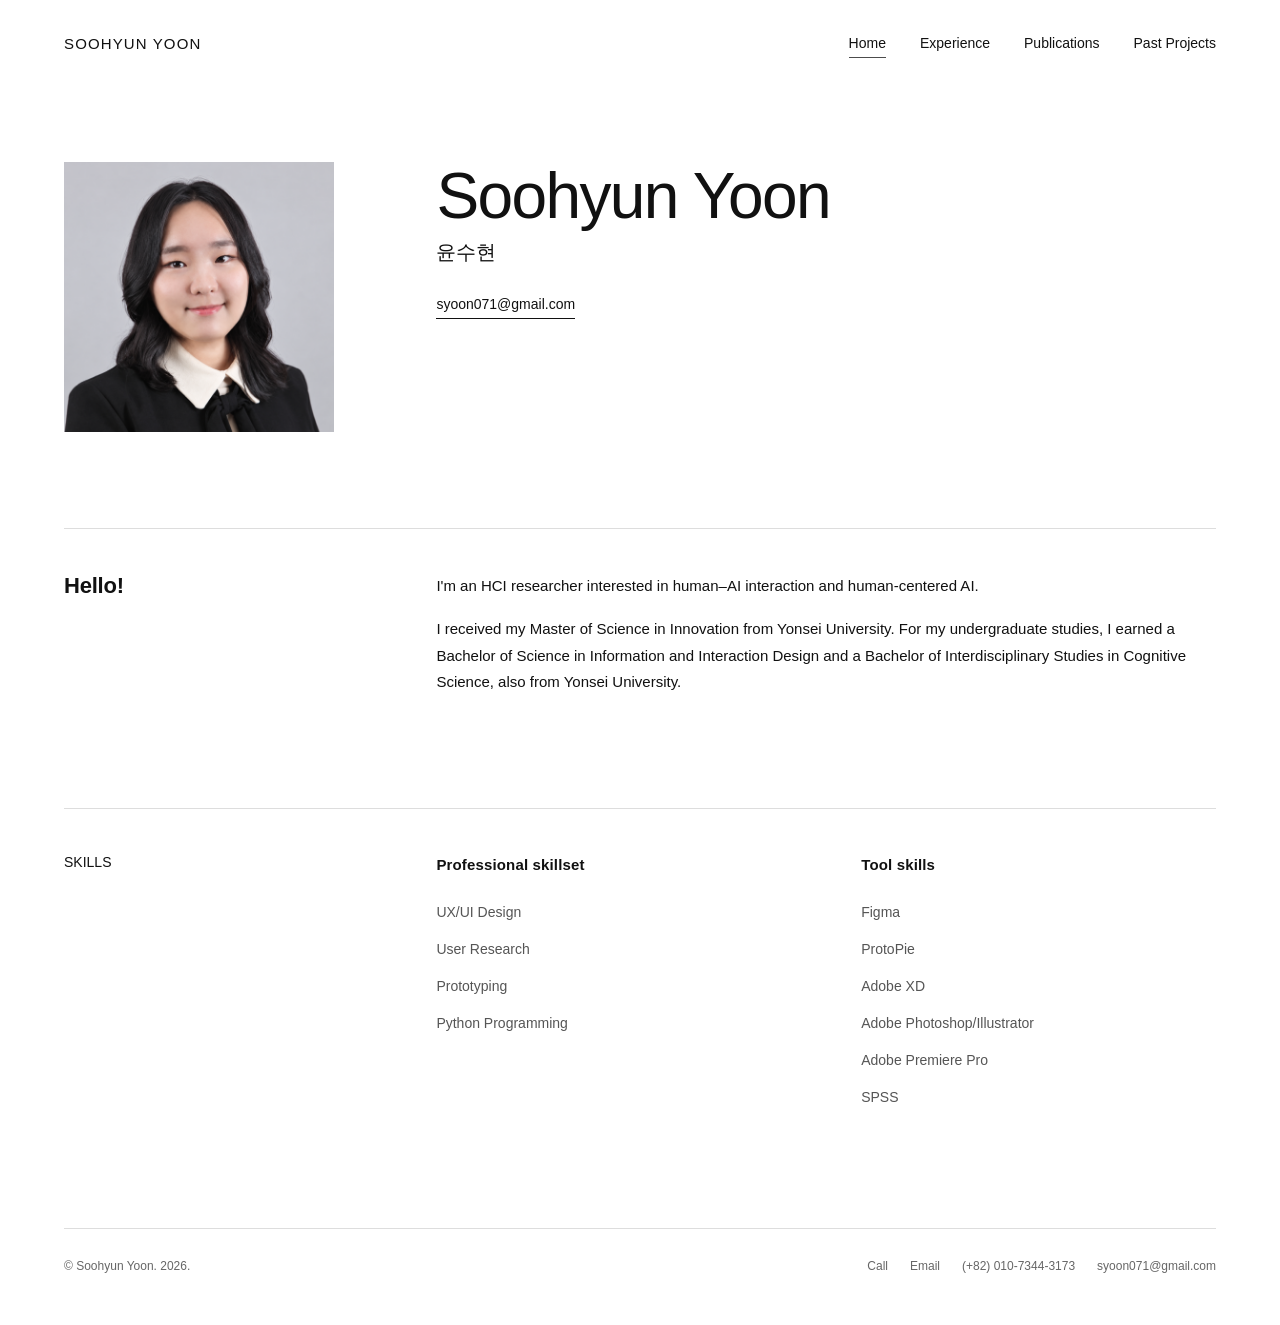
<file: index.html>
<!DOCTYPE html>
<html lang="en">
<head>
  <meta charset="UTF-8">
  <meta name="viewport" content="width=device-width, initial-scale=1.0">
  <meta name="description" content="Soohyun Yoon portfolio.">
  <title>Home | Soohyun Yoon</title>
  <link rel="stylesheet" href="css/style.css">
</head>
<body>

<header class="site-header">
  <a class="brand" href="./">SOOHYUN YOON</a>
  <button class="menu-toggle" aria-label="Open menu" aria-expanded="false"><span></span><span></span></button>
  <nav class="site-nav" aria-label="Main navigation">
    <a class="nav-link active" href="./">Home</a>
    <a class="nav-link" href="experience/">Experience</a>
    <a class="nav-link" href="publications/">Publications</a>
    <a class="nav-link" href="past-projects/">Past Projects</a>
  </nav>
</header>


<main class="wix-shell home reveal">
  <section class="home-intro">
    <div class="portrait-wrap">
      <img class="portrait" src="images/profile-gray.png" alt="Soohyun Yoon">
    </div>
    <div class="home-copy">
      <h1>Soohyun Yoon</h1>
      <div class="korean-name">윤수현</div>
      <a class="email" href="mailto:syoon071@gmail.com">syoon071@gmail.com</a>
    </div>
  </section>

  <section class="home-section">
    <div class="section-title hello-title">Hello!</div>
    <div class="home-section-content">
      <p>I'm an HCI researcher interested in human–AI interaction and human-centered AI.</p>
      <p>I received my Master of Science in Innovation from Yonsei University. For my undergraduate studies, I earned a Bachelor of Science in Information and Interaction Design and a Bachelor of Interdisciplinary Studies in Cognitive Science, also from Yonsei University.</p>
    </div>
  </section>

  <section class="home-section">
    <div class="section-title">SKILLS</div>
    <div class="skills-columns">
      <div>
        <h3>Professional skillset</h3>
        <ul class="skill-list">
          <li>UX/UI Design</li>
          <li>User Research</li>
          <li>Prototyping</li>
          <li>Python Programming</li>
        </ul>
      </div>
      <div>
        <h3>Tool skills</h3>
        <ul class="skill-list">
          <li>Figma</li>
          <li>ProtoPie</li>
          <li>Adobe XD</li>
          <li>Adobe Photoshop/Illustrator</li>
          <li>Adobe Premiere Pro</li>
          <li>SPSS</li>
        </ul>
      </div>
    </div>
  </section>
</main>

<footer class="site-footer">
  <div>© Soohyun Yoon. 2026.</div>
  <div class="footer-contact">
    <a href="tel:+82107344317">Call</a>
    <a href="mailto:syoon071@gmail.com">Email</a>
    <span>(+82) 010-7344-3173</span>
    <span>syoon071@gmail.com</span>
  </div>
</footer>
<script src="js/main.js"></script>
</body>
</html>
</file>
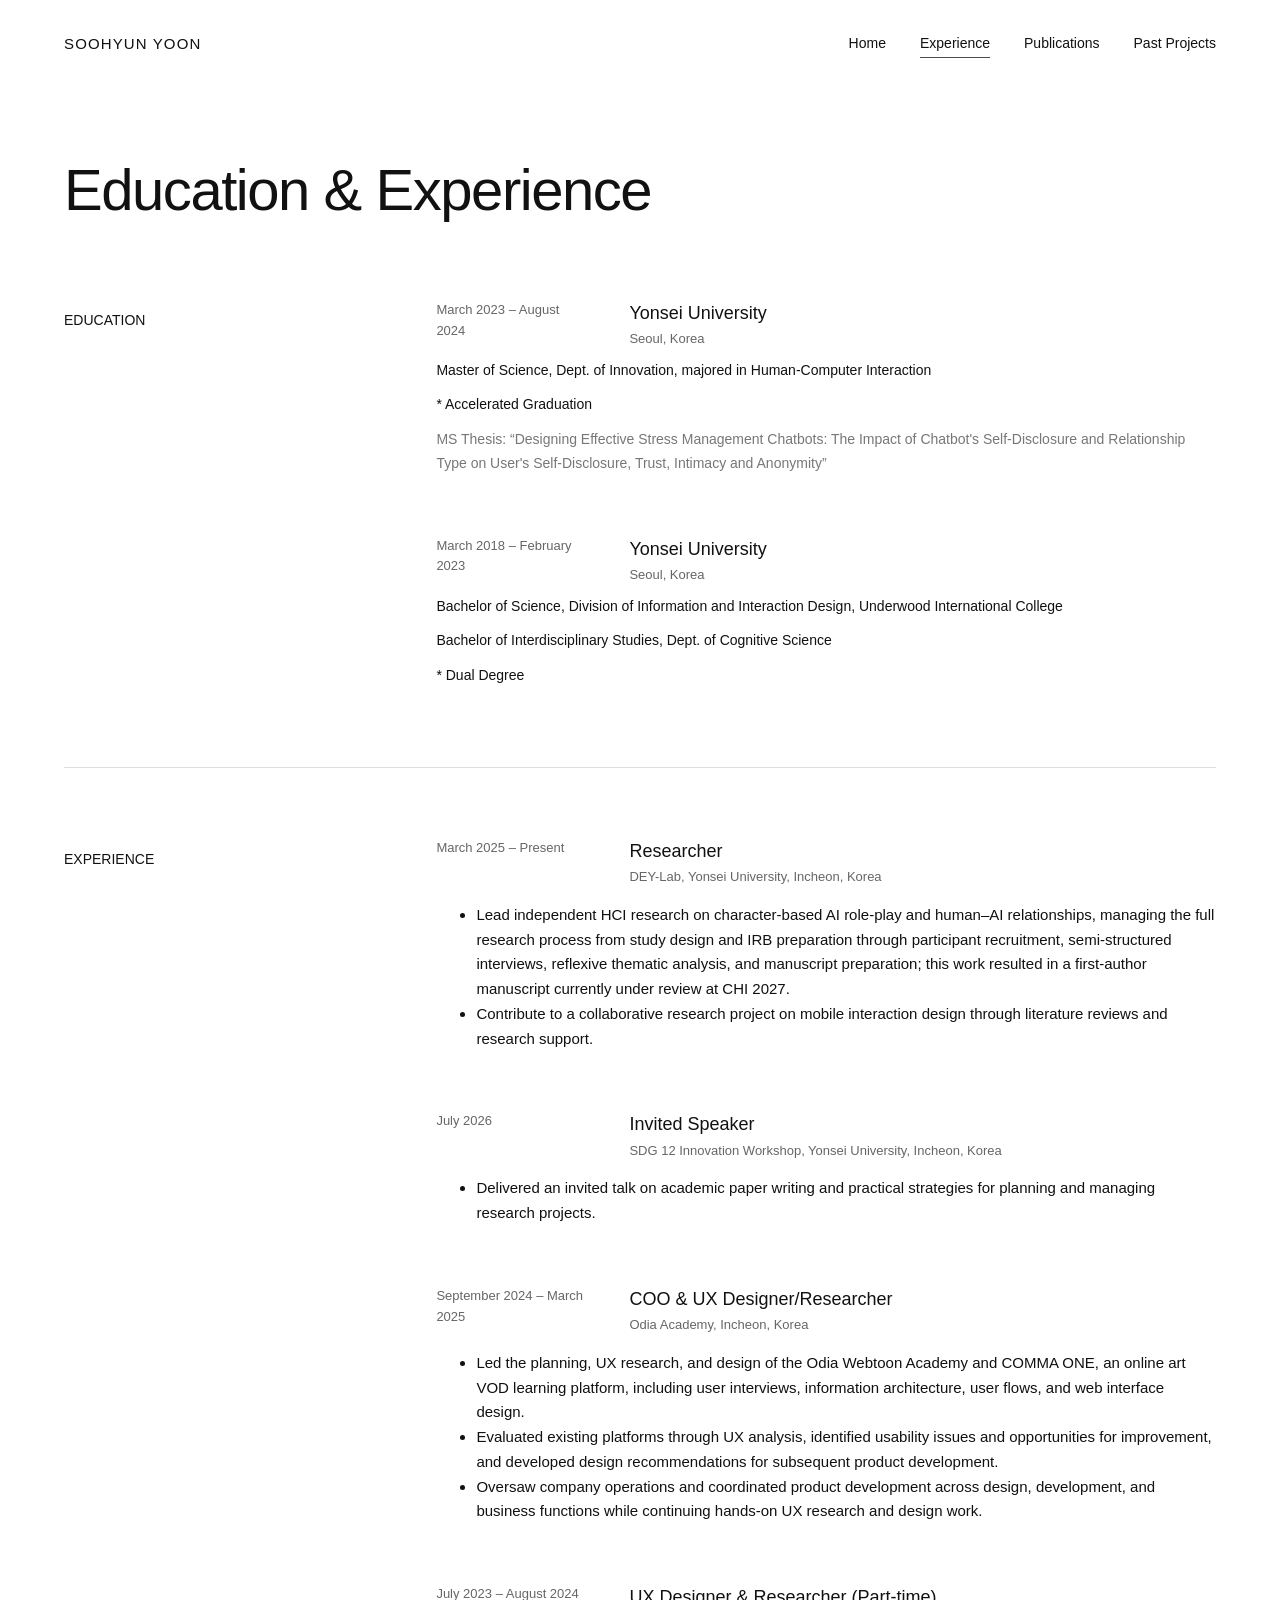
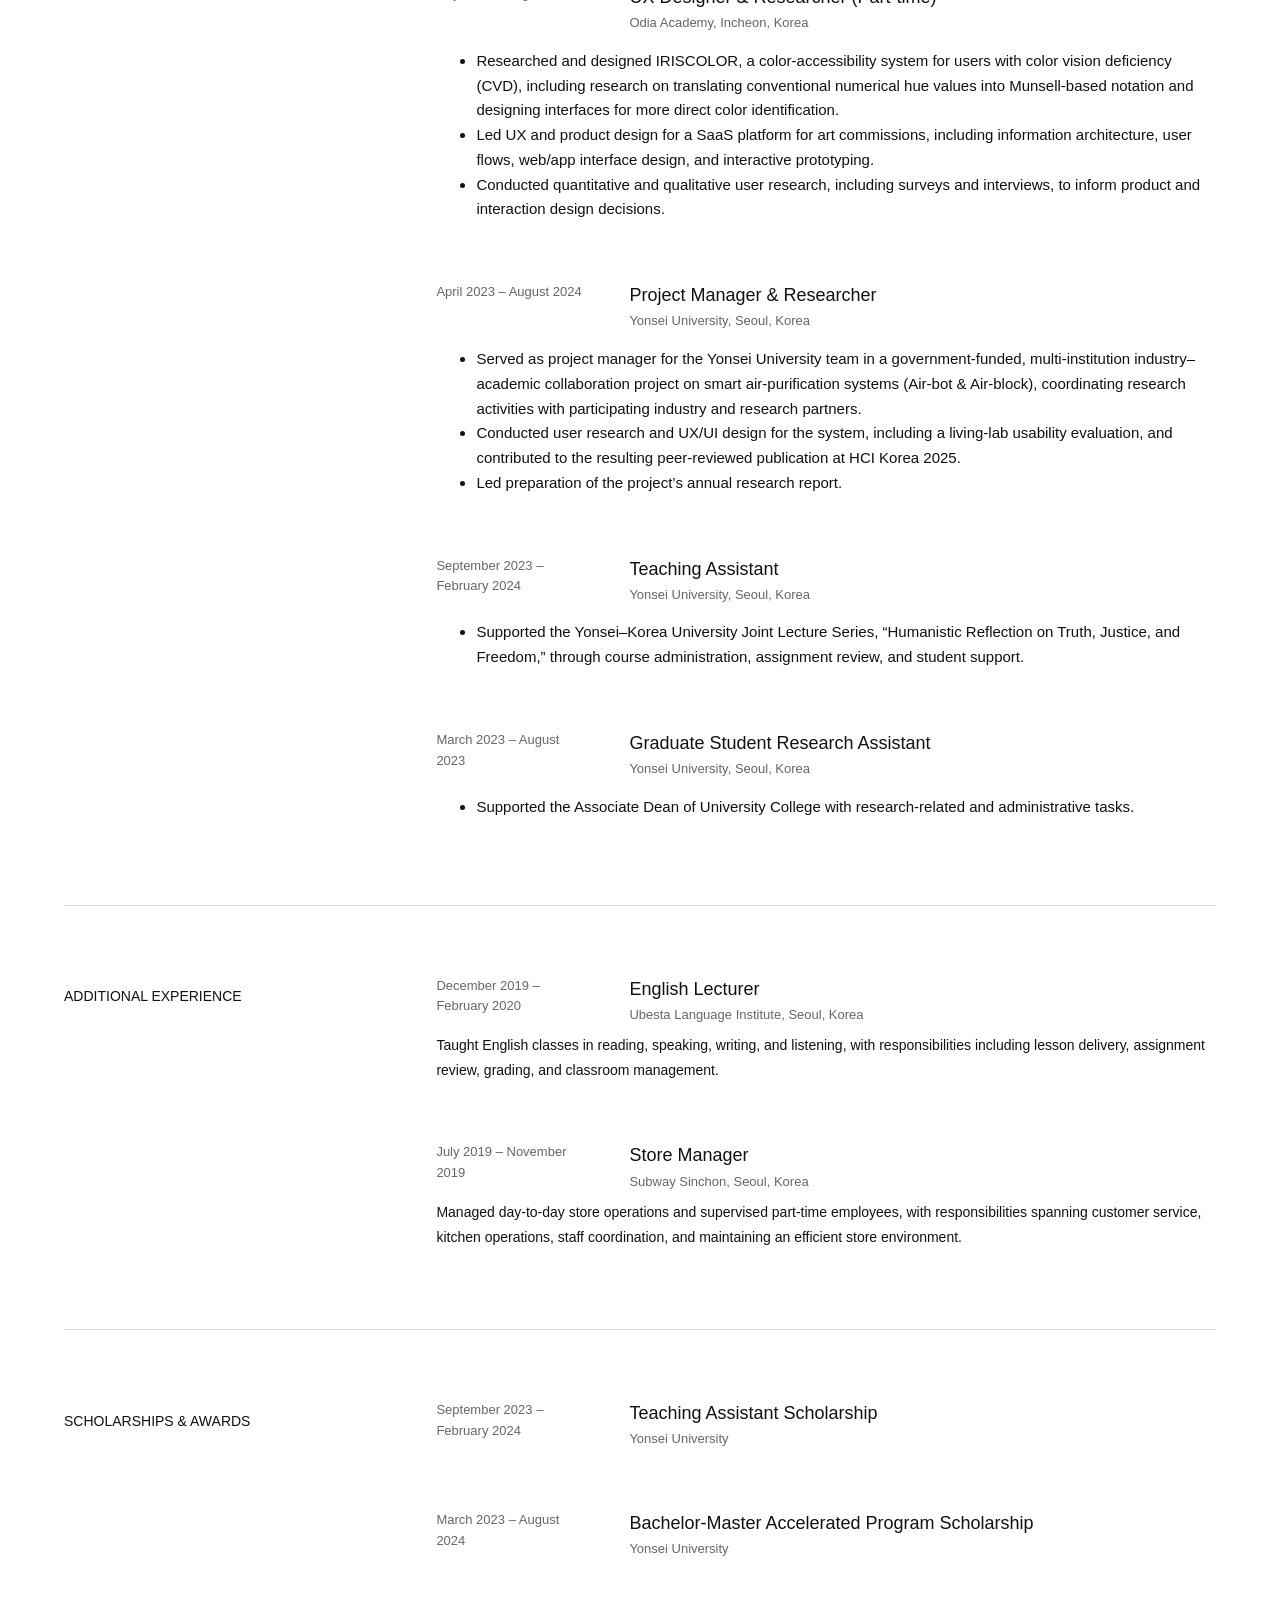
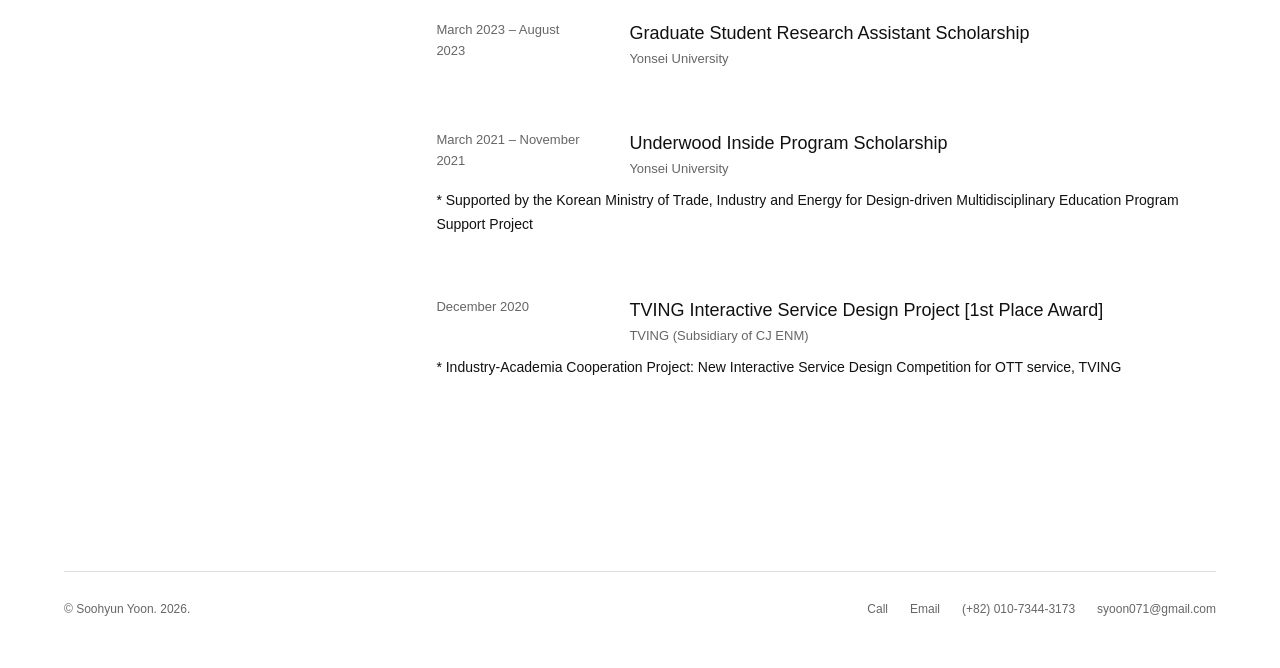
<file: experience/index.html>
<!DOCTYPE html>
<html lang="en">
<head>
  <meta charset="UTF-8">
  <meta name="viewport" content="width=device-width, initial-scale=1.0">
  <meta name="description" content="Education, professional experience, scholarships and awards.">
  <title>Experience | Soohyun Yoon</title>
  <link rel="stylesheet" href="../css/style.css">
</head>
<body>

<header class="site-header">
  <a class="brand" href="../">SOOHYUN YOON</a>
  <button class="menu-toggle" aria-label="Open menu" aria-expanded="false"><span></span><span></span></button>
  <nav class="site-nav" aria-label="Main navigation">
    <a class="nav-link" href="../">Home</a>
    <a class="nav-link active" href="../experience/">Experience</a>
    <a class="nav-link" href="../publications/">Publications</a>
    <a class="nav-link" href="../past-projects/">Past Projects</a>
  </nav>
</header>


<main class="page reveal">
  <h1 class="page-title">Education &amp; Experience</h1>

  <section class="page-section">
    <h2 class="page-section-title">EDUCATION</h2>
    <div class="page-content">
      <article class="entry">
        <div class="entry-head">
          <div class="entry-date">March 2023 – August 2024</div>
          <div>
            <h2>Yonsei University</h2>
            <div class="entry-location">Seoul, Korea</div>
          </div>
        </div>
        <p>Master of Science, Dept. of Innovation, majored in Human-Computer Interaction</p>
        <p>* Accelerated Graduation</p>
        <p class="thesis-note">MS Thesis: “Designing Effective Stress Management Chatbots: The Impact of Chatbot's Self-Disclosure and Relationship Type on User's Self-Disclosure, Trust, Intimacy and Anonymity”</p>
      </article>
      <article class="entry">
        <div class="entry-head">
          <div class="entry-date">March 2018 – February 2023</div>
          <div>
            <h2>Yonsei University</h2>
            <div class="entry-location">Seoul, Korea</div>
          </div>
        </div>
        <p>Bachelor of Science, Division of Information and Interaction Design, Underwood International College</p>
        <p>Bachelor of Interdisciplinary Studies, Dept. of Cognitive Science</p>
        <p>* Dual Degree</p>
      </article>
    </div>
  </section>



  <section class="page-section">
    <h2 class="page-section-title">EXPERIENCE</h2>
    <div class="page-content">

      <article class="entry">
        <div class="entry-head">
          <div class="entry-date">March 2025 – Present</div>
          <div>
            <h2>Researcher</h2>
            <div class="entry-location">DEY-Lab, Yonsei University, Incheon, Korea</div>
          </div>
        </div>
        <ul class="entry-bullets">
          <li>Lead independent HCI research on character-based AI role-play and human–AI relationships, managing the full research process from study design and IRB preparation through participant recruitment, semi-structured interviews, reflexive thematic analysis, and manuscript preparation; this work resulted in a first-author manuscript currently under review at CHI 2027.</li>
          <li>Contribute to a collaborative research project on mobile interaction design through literature reviews and research support.</li>
        </ul>
      </article>

      <article class="entry">
        <div class="entry-head">
          <div class="entry-date">July 2026</div>
          <div>
            <h2>Invited Speaker</h2>
            <div class="entry-location">SDG 12 Innovation Workshop, Yonsei University, Incheon, Korea</div>
          </div>
        </div>
        <ul class="entry-bullets">
          <li>Delivered an invited talk on academic paper writing and practical strategies for planning and managing research projects.</li>
        </ul>
      </article>

      <article class="entry">
        <div class="entry-head">
          <div class="entry-date">September 2024 – March 2025</div>
          <div>
            <h2>COO &amp; UX Designer/Researcher</h2>
            <div class="entry-location">Odia Academy, Incheon, Korea</div>
          </div>
        </div>
        <ul class="entry-bullets">
          <li>Led the planning, UX research, and design of the Odia Webtoon Academy and COMMA ONE, an online art VOD learning platform, including user interviews, information architecture, user flows, and web interface design.</li>
          <li>Evaluated existing platforms through UX analysis, identified usability issues and opportunities for improvement, and developed design recommendations for subsequent product development.</li>
          <li>Oversaw company operations and coordinated product development across design, development, and business functions while continuing hands-on UX research and design work.</li>
        </ul>
      </article>

      <article class="entry">
        <div class="entry-head">
          <div class="entry-date">July 2023 – August 2024</div>
          <div>
            <h2>UX Designer &amp; Researcher (Part-time)</h2>
            <div class="entry-location">Odia Academy, Incheon, Korea</div>
          </div>
        </div>
        <ul class="entry-bullets">
          <li>Researched and designed IRISCOLOR, a color-accessibility system for users with color vision deficiency (CVD), including research on translating conventional numerical hue values into Munsell-based notation and designing interfaces for more direct color identification.</li>
          <li>Led UX and product design for a SaaS platform for art commissions, including information architecture, user flows, web/app interface design, and interactive prototyping.</li>
          <li>Conducted quantitative and qualitative user research, including surveys and interviews, to inform product and interaction design decisions.</li>
        </ul>
      </article>

      <article class="entry">
        <div class="entry-head">
          <div class="entry-date">April 2023 – August 2024</div>
          <div>
            <h2>Project Manager &amp; Researcher</h2>
            <div class="entry-location">Yonsei University, Seoul, Korea</div>
          </div>
        </div>
        <ul class="entry-bullets">
          <li>Served as project manager for the Yonsei University team in a government-funded, multi-institution industry–academic collaboration project on smart air-purification systems (Air-bot &amp; Air-block), coordinating research activities with participating industry and research partners.</li>
          <li>Conducted user research and UX/UI design for the system, including a living-lab usability evaluation, and contributed to the resulting peer-reviewed publication at HCI Korea 2025.</li>
          <li>Led preparation of the project’s annual research report.</li>
        </ul>
      </article>

      <article class="entry">
        <div class="entry-head">
          <div class="entry-date">September 2023 – February 2024</div>
          <div>
            <h2>Teaching Assistant</h2>
            <div class="entry-location">Yonsei University, Seoul, Korea</div>
          </div>
        </div>
        <ul class="entry-bullets">
          <li>Supported the Yonsei–Korea University Joint Lecture Series, “Humanistic Reflection on Truth, Justice, and Freedom,” through course administration, assignment review, and student support.</li>
        </ul>
      </article>

      <article class="entry">
        <div class="entry-head">
          <div class="entry-date">March 2023 – August 2023</div>
          <div>
            <h2>Graduate Student Research Assistant</h2>
            <div class="entry-location">Yonsei University, Seoul, Korea</div>
          </div>
        </div>
        <ul class="entry-bullets">
          <li>Supported the Associate Dean of University College with research-related and administrative tasks.</li>
        </ul>
      </article>

    </div>
  </section>


  <section class="page-section">
    <h2 class="page-section-title">ADDITIONAL EXPERIENCE</h2>
    <div class="page-content">
      <article class="entry">
        <div class="entry-head">
          <div class="entry-date">December 2019 – February 2020</div>
          <div>
            <h2>English Lecturer</h2>
            <div class="entry-location">Ubesta Language Institute, Seoul, Korea</div>
          </div>
        </div>
        <p>Taught English classes in reading, speaking, writing, and listening, with responsibilities including lesson delivery, assignment review, grading, and classroom management.</p>
      </article>

      <article class="entry">
        <div class="entry-head">
          <div class="entry-date">July 2019 – November 2019</div>
          <div>
            <h2>Store Manager</h2>
            <div class="entry-location">Subway Sinchon, Seoul, Korea</div>
          </div>
        </div>
        <p>Managed day-to-day store operations and supervised part-time employees, with responsibilities spanning customer service, kitchen operations, staff coordination, and maintaining an efficient store environment.</p>
      </article>
    </div>
  </section>


  
  <section class="page-section">
    <h2 class="page-section-title">SCHOLARSHIPS &amp; AWARDS</h2>
    <div class="page-content">

      <article class="entry">
        <div class="entry-head">
          <div class="entry-date">September 2023 – February 2024</div>
          <div>
            <h2>Teaching Assistant Scholarship</h2>
            <div class="entry-location">Yonsei University</div>
          </div>
        </div>
      </article>

      <article class="entry">
        <div class="entry-head">
          <div class="entry-date">March 2023 – August 2024</div>
          <div>
            <h2>Bachelor-Master Accelerated Program Scholarship</h2>
            <div class="entry-location">Yonsei University</div>
          </div>
        </div>
      </article>

      <article class="entry">
        <div class="entry-head">
          <div class="entry-date">March 2023 – August 2023</div>
          <div>
            <h2>Graduate Student Research Assistant Scholarship</h2>
            <div class="entry-location">Yonsei University</div>
          </div>
        </div>
      </article>

      <article class="entry">
        <div class="entry-head">
          <div class="entry-date">March 2021 – November 2021</div>
          <div>
            <h2>Underwood Inside Program Scholarship</h2>
            <div class="entry-location">Yonsei University</div>
          </div>
        </div>
        <p>* Supported by the Korean Ministry of Trade, Industry and Energy for Design-driven Multidisciplinary Education Program Support Project</p>
      </article>

      <article class="entry">
        <div class="entry-head">
          <div class="entry-date">December 2020</div>
          <div>
            <h2>TVING Interactive Service Design Project [1st Place Award]</h2>
            <div class="entry-location">TVING (Subsidiary of CJ ENM)</div>
          </div>
        </div>
        <p>* Industry-Academia Cooperation Project: New Interactive Service Design Competition for OTT service, TVING</p>
      </article>

    </div>
  </section>
</main>

<footer class="site-footer">
  <div>© Soohyun Yoon. 2026.</div>
  <div class="footer-contact">
    <a href="tel:+82107344317">Call</a>
    <a href="mailto:syoon071@gmail.com">Email</a>
    <span>(+82) 010-7344-3173</span>
    <span>syoon071@gmail.com</span>
  </div>
</footer>
<script src="../js/main.js"></script>
</body>
</html>
</file>
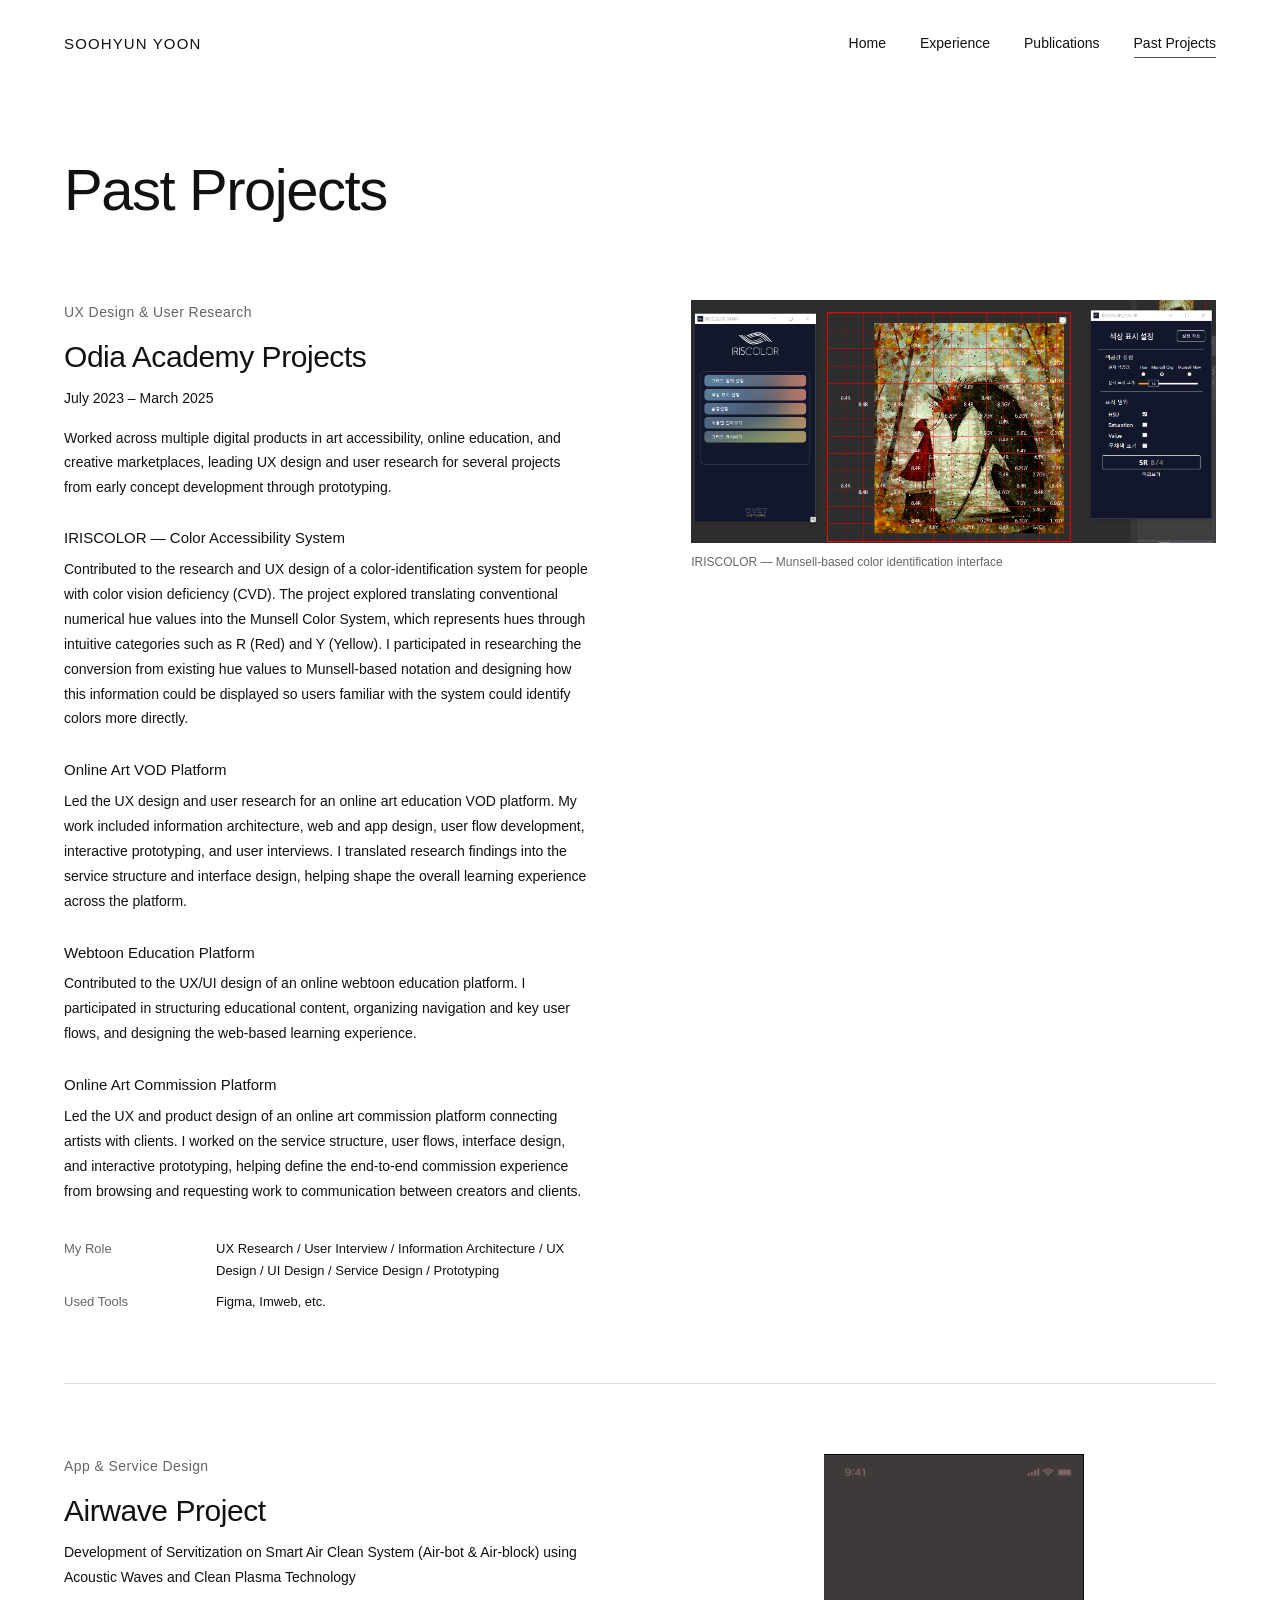
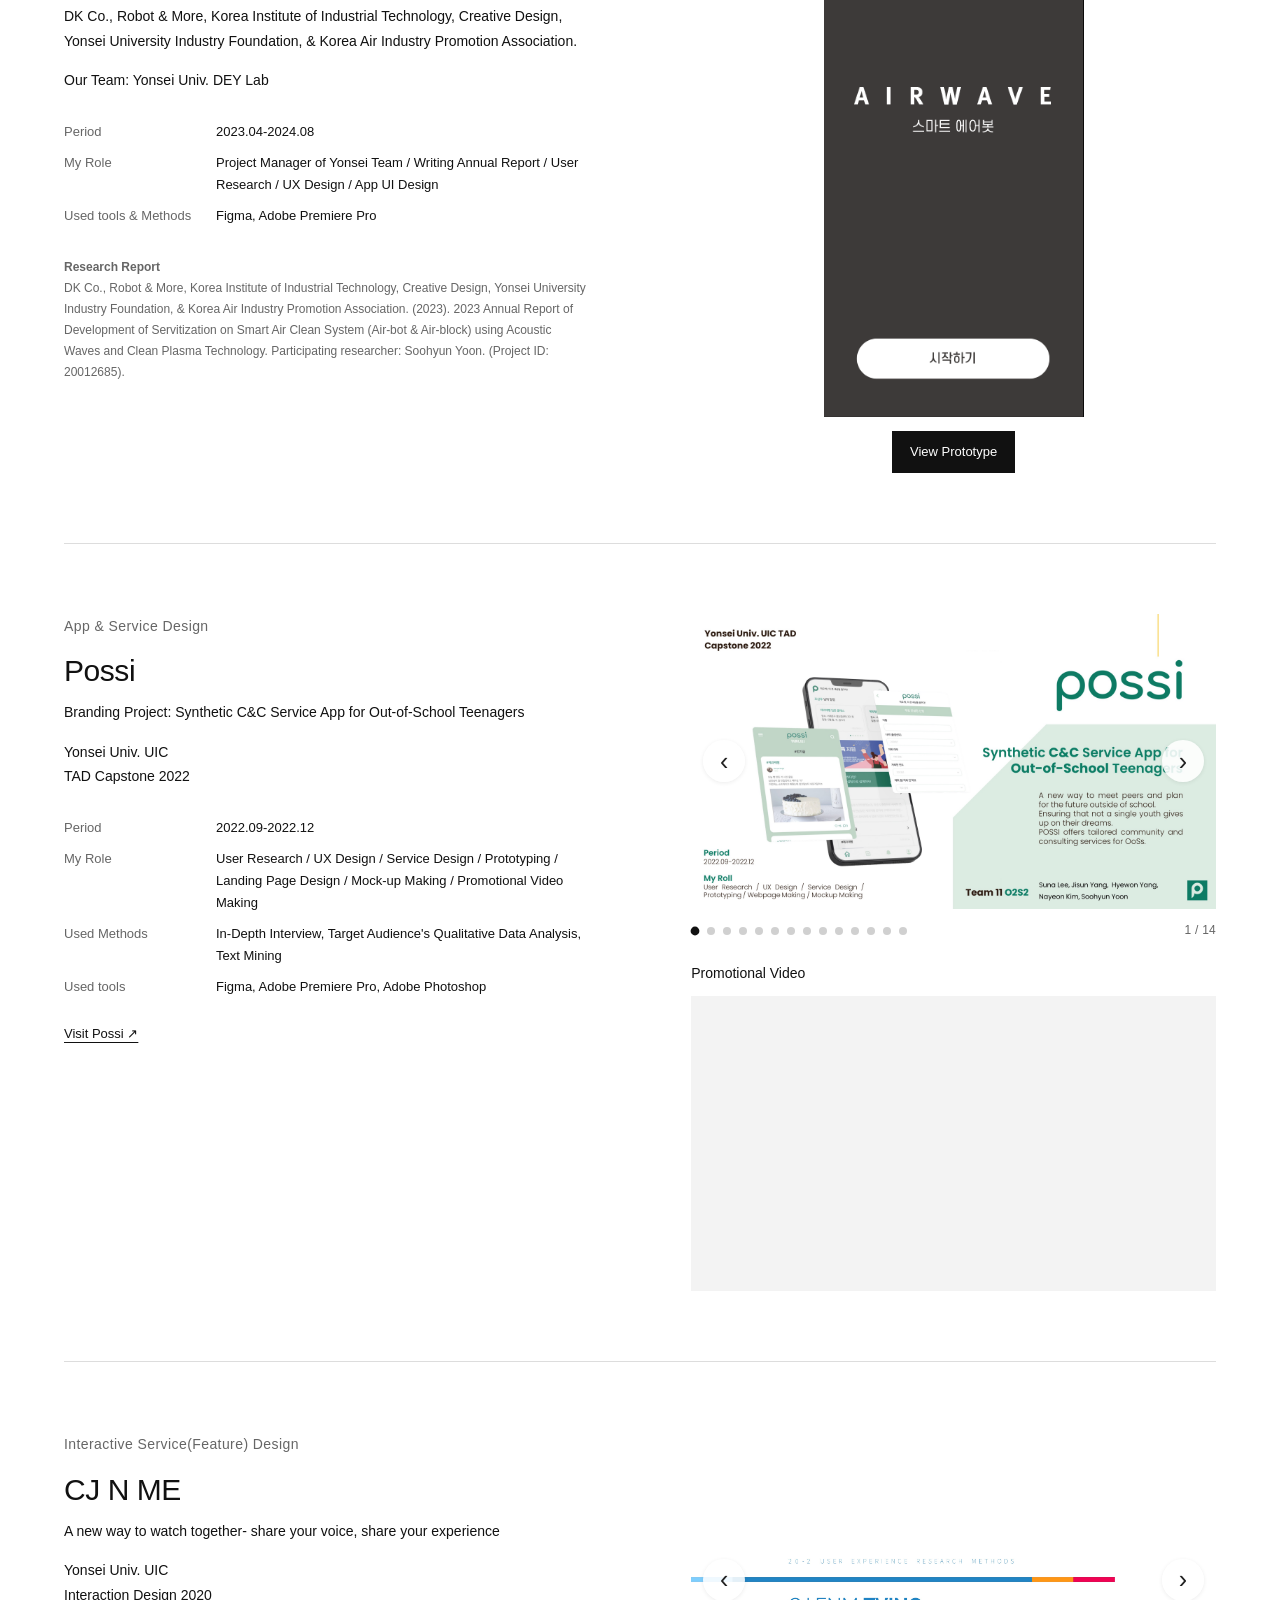
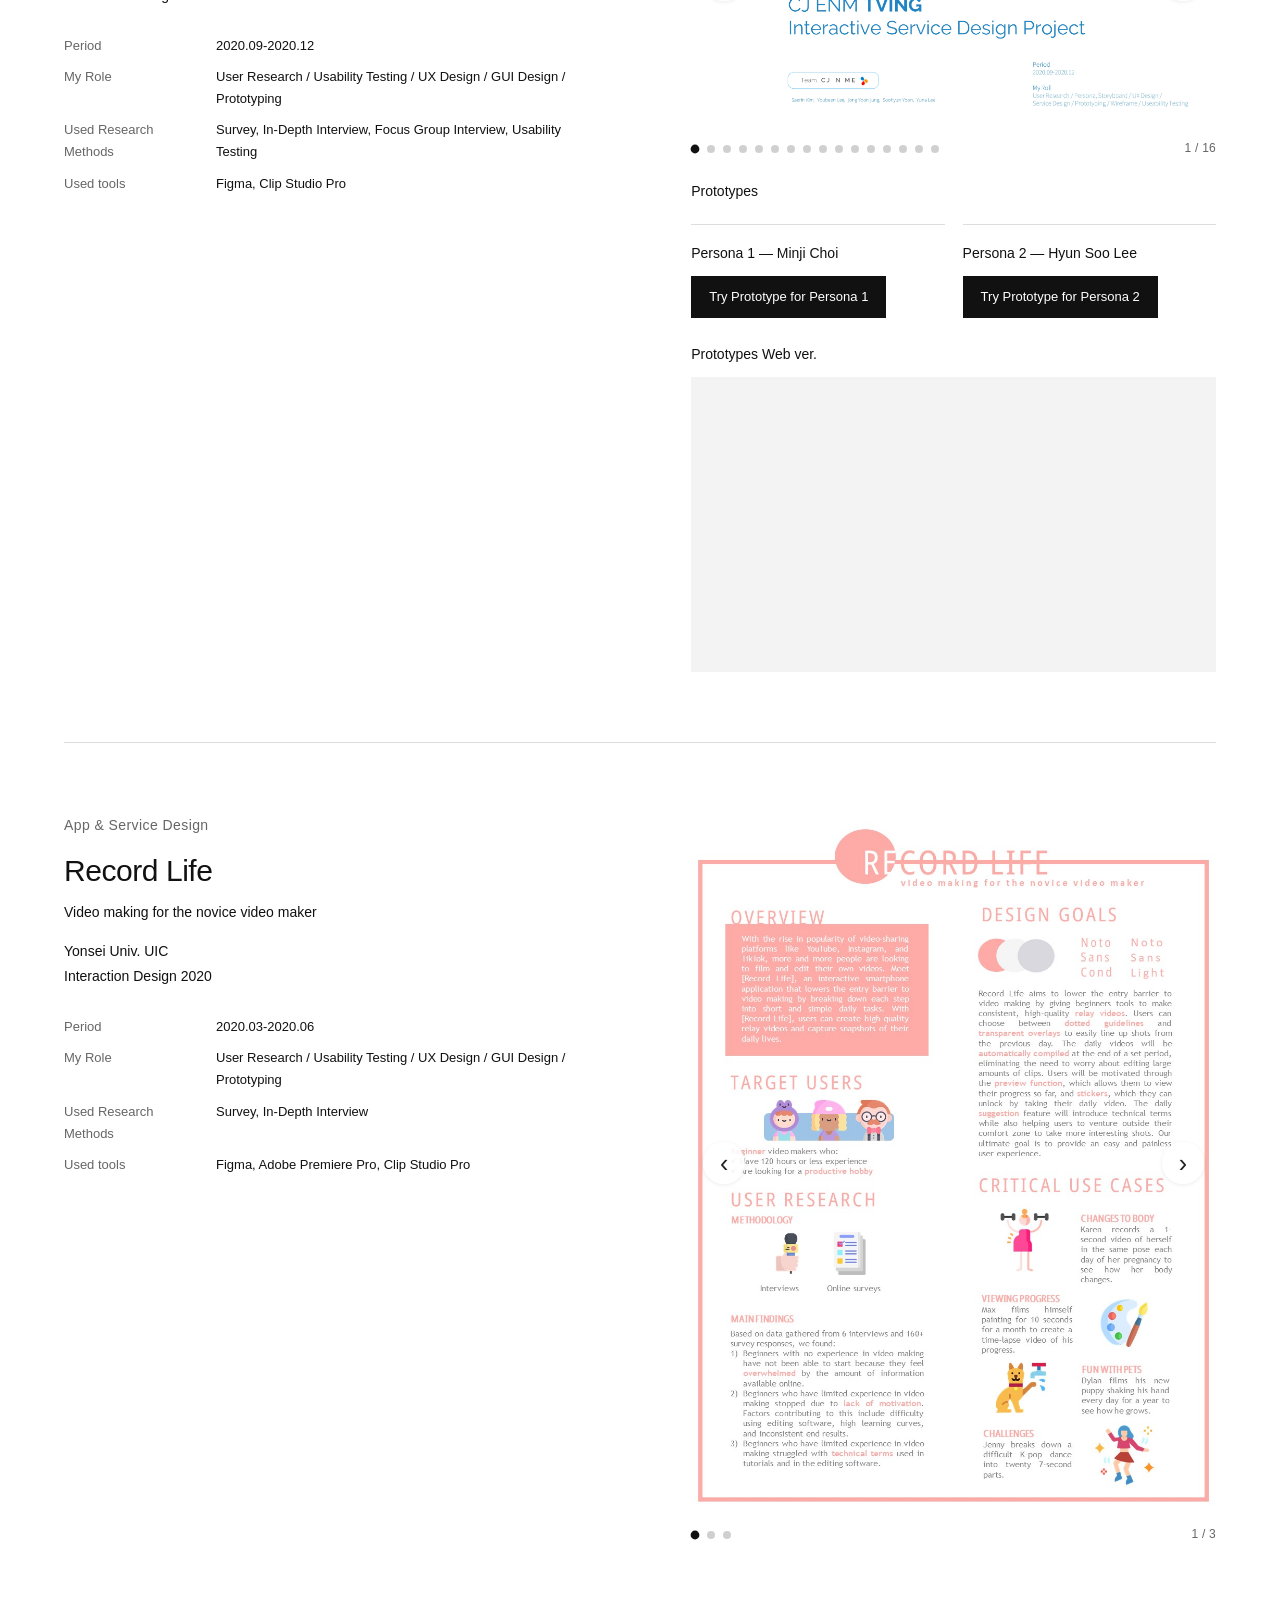
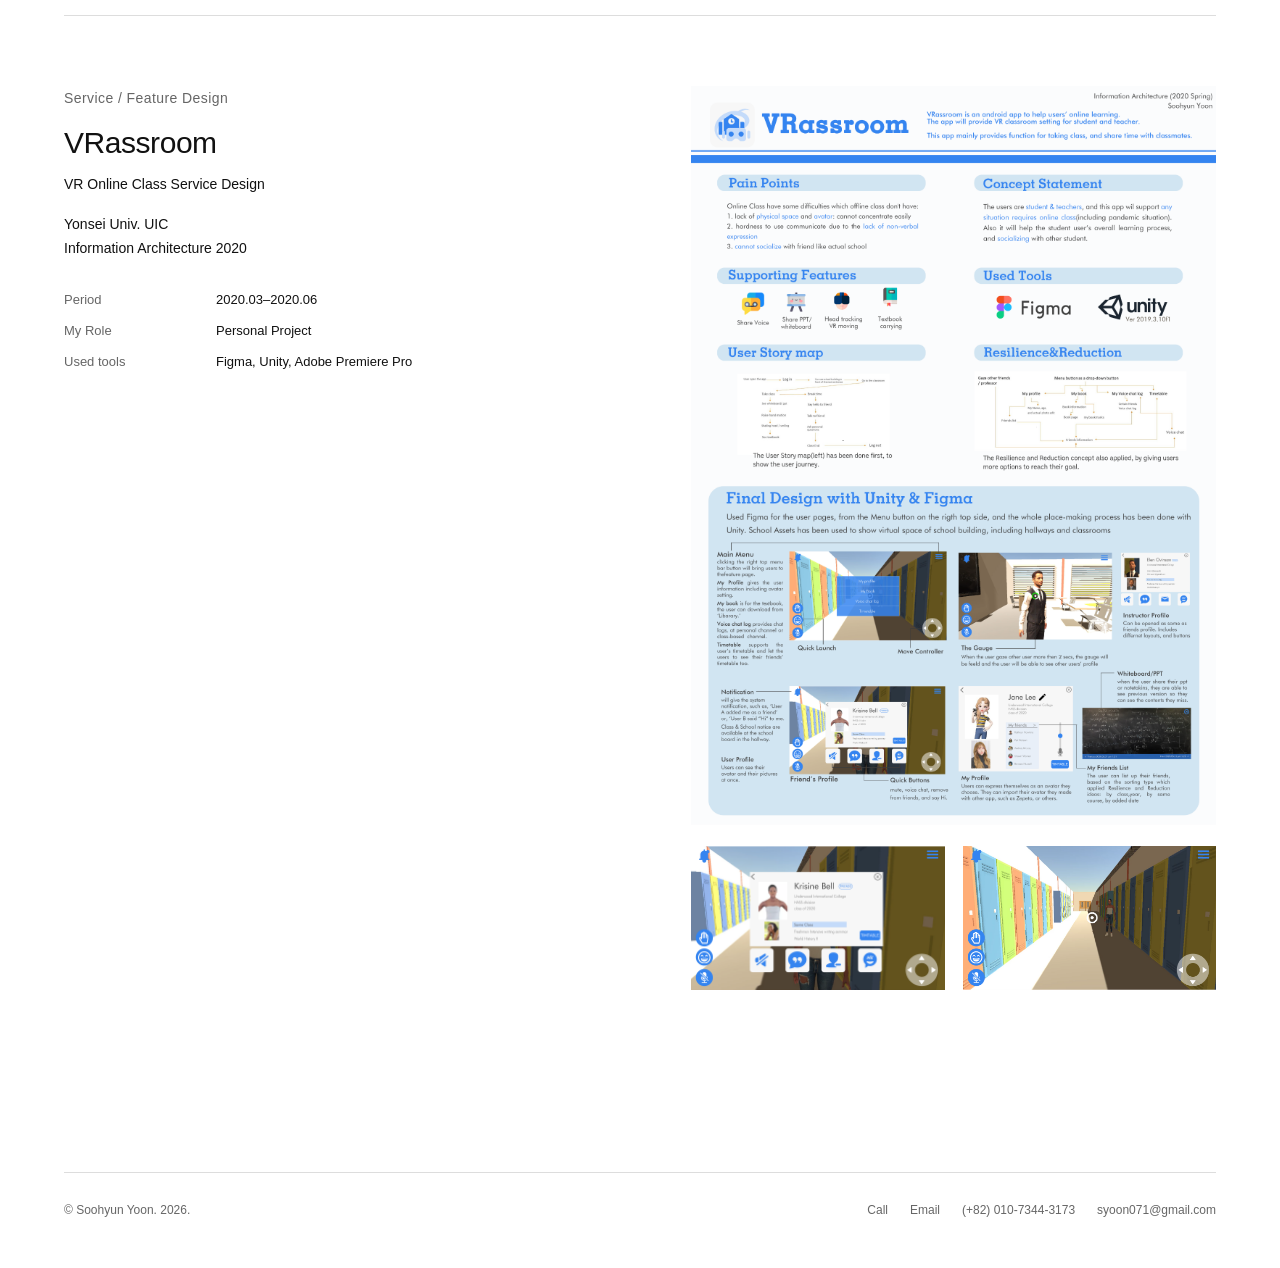
<file: past-projects/index.html>
<!DOCTYPE html>
<html lang="en">
<head>
  <meta charset="UTF-8">
  <meta name="viewport" content="width=device-width, initial-scale=1.0">
  <meta name="description" content="UX design and user research projects.">
  <title>Past Projects | Soohyun Yoon</title>
  <link rel="stylesheet" href="../css/style.css">
</head>
<body>

<header class="site-header">
  <a class="brand" href="../">SOOHYUN YOON</a>
  <button class="menu-toggle" aria-label="Open menu" aria-expanded="false"><span></span><span></span></button>
  <nav class="site-nav" aria-label="Main navigation">
    <a class="nav-link" href="../">Home</a>
    <a class="nav-link" href="../experience/">Experience</a>
    <a class="nav-link" href="../publications/">Publications</a>
    <a class="nav-link active" href="../past-projects/">Past Projects</a>
  </nav>
</header>


<main class="page reveal">
  <h1 class="page-title">Past Projects</h1>

  <section class="project odia-project">
    <div class="project-copy">
      <p class="project-category">UX Design &amp; User Research</p>
      <h2>Odia Academy Projects</h2>
      <p class="project-title">July 2023 – March 2025</p>

      <p>Worked across multiple digital products in art accessibility, online education, and creative marketplaces, leading UX design and user research for several projects from early concept development through prototyping.</p>

      <div class="project-subsection">
        <h3>IRISCOLOR — Color Accessibility System</h3>
        <p>Contributed to the research and UX design of a color-identification system for people with color vision deficiency (CVD). The project explored translating conventional numerical hue values into the Munsell Color System, which represents hues through intuitive categories such as R (Red) and Y (Yellow). I participated in researching the conversion from existing hue values to Munsell-based notation and designing how this information could be displayed so users familiar with the system could identify colors more directly.</p>
      </div>

      <div class="project-subsection">
        <h3>Online Art VOD Platform</h3>
        <p>Led the UX design and user research for an online art education VOD platform. My work included information architecture, web and app design, user flow development, interactive prototyping, and user interviews. I translated research findings into the service structure and interface design, helping shape the overall learning experience across the platform.</p>
      </div>

      <div class="project-subsection">
        <h3>Webtoon Education Platform</h3>
        <p>Contributed to the UX/UI design of an online webtoon education platform. I participated in structuring educational content, organizing navigation and key user flows, and designing the web-based learning experience.</p>
      </div>

      <div class="project-subsection">
        <h3>Online Art Commission Platform</h3>
        <p>Led the UX and product design of an online art commission platform connecting artists with clients. I worked on the service structure, user flows, interface design, and interactive prototyping, helping define the end-to-end commission experience from browsing and requesting work to communication between creators and clients.</p>
      </div>

      <div class="project-meta odia-meta">
        <b>My Role</b>
        <span>UX Research / User Interview / Information Architecture / UX Design / UI Design / Service Design / Prototyping</span>
        <b>Used Tools</b>
        <span>Figma, Imweb, etc.</span>
      </div>
    </div>

    <div class="project-media odia-media">
      <div class="media-frame odia-hero">
        <img src="../images/iriscolor-system.png" alt="IRISCOLOR color accessibility system showing Munsell color labels over an artwork" loading="lazy">
      </div>
      <p class="media-caption">IRISCOLOR — Munsell-based color identification interface</p>
    </div>
  </section>

  <section class="project">
    <div class="project-copy">
      <p class="project-category">App &amp; Service Design</p>
      <h2>Airwave Project</h2>
      <p class="project-title">Development of Servitization on Smart Air Clean System (Air-bot &amp; Air-block) using Acoustic Waves and Clean Plasma Technology</p>
      <p>DK Co., Robot &amp; More, Korea Institute of Industrial Technology, Creative Design, Yonsei University Industry Foundation, &amp; Korea Air Industry Promotion Association.</p>
      <p>Our Team: Yonsei Univ. DEY Lab</p>
      <div class="project-meta"><b>Period</b><span>2023.04-2024.08</span><b>My Role</b><span>Project Manager of Yonsei Team / Writing Annual Report / User Research / UX Design / App UI Design</span><b>Used tools &amp; Methods</b><span>Figma, Adobe Premiere Pro</span></div>
      <p class="small-note"><b>Research Report</b><br>DK Co., Robot &amp; More, Korea Institute of Industrial Technology, Creative Design, Yonsei University Industry Foundation, &amp; Korea Air Industry Promotion Association. (2023). 2023 Annual Report of Development of Servitization on Smart Air Clean System (Air-bot &amp; Air-block) using Acoustic Waves and Clean Plasma Technology. Participating researcher: Soohyun Yoon. (Project ID: 20012685).</p>
    </div>
    <div class="project-media">
      <div class="airwave-prototype-image media-frame">
        <img src="../images/airwave-prototype.png" alt="Airwave mobile prototype screen" loading="lazy">
      </div>
      <a class="project-action" href="https://www.figma.com/proto/uVwgojmnHrhSXXxmL7zwHI/%EC%99%80%EC%9D%B4%EC%96%B4%ED%94%84%EB%A0%88%EC%9E%84-230810?node-id=375-5383&amp;starting-point-node-id=375%3A5383&amp;scaling=contain&amp;t=UVzkz4pmhzWspmfL-1" target="_blank" rel="noopener">View Prototype</a>
    </div>
  </section>

  <section class="project">
    <div class="project-copy">
      <p class="project-category">App &amp; Service Design</p>
      <h2>Possi</h2>
      <p class="project-title">Branding Project: Synthetic C&amp;C Service App for Out-of-School Teenagers</p>
      <p>Yonsei Univ. UIC<br>TAD Capstone 2022</p>
      <div class="project-meta"><b>Period</b><span>2022.09-2022.12</span><b>My Role</b><span>User Research / UX Design / Service Design / Prototyping / Landing Page Design / Mock-up Making / Promotional Video Making</span><b>Used Methods</b><span>In-Depth Interview, Target Audience's Qualitative Data Analysis, Text Mining</span><b>Used tools</b><span>Figma, Adobe Premiere Pro, Adobe Photoshop</span></div>
      <a class="project-link" href="https://possi2022.wixsite.com/possicnc" target="_blank" rel="noopener">Visit Possi ↗</a>
    </div>
    <div class="project-media">
      
    <div class="carousel wide" data-carousel id="possi-carousel">
      <div class="carousel-viewport">
        <div class="carousel-track">
      <div class="carousel-slide"><img src="../images/possi-01.jpg" alt="Possi slide 1" loading="lazy"></div>
      <div class="carousel-slide"><img src="../images/possi-02.jpg" alt="Possi slide 2" loading="lazy"></div>
      <div class="carousel-slide"><img src="../images/possi-03.jpg" alt="Possi slide 3" loading="lazy"></div>
      <div class="carousel-slide"><img src="../images/possi-04.jpg" alt="Possi slide 4" loading="lazy"></div>
      <div class="carousel-slide"><img src="../images/possi-05.jpg" alt="Possi slide 5" loading="lazy"></div>
      <div class="carousel-slide"><img src="../images/possi-06.jpg" alt="Possi slide 6" loading="lazy"></div>
      <div class="carousel-slide"><img src="../images/possi-07.jpg" alt="Possi slide 7" loading="lazy"></div>
      <div class="carousel-slide"><img src="../images/possi-08.jpg" alt="Possi slide 8" loading="lazy"></div>
      <div class="carousel-slide"><img src="../images/possi-09.jpg" alt="Possi slide 9" loading="lazy"></div>
      <div class="carousel-slide"><img src="../images/possi-10.jpg" alt="Possi slide 10" loading="lazy"></div>
      <div class="carousel-slide"><img src="../images/possi-11.jpg" alt="Possi slide 11" loading="lazy"></div>
      <div class="carousel-slide"><img src="../images/possi-12.jpg" alt="Possi slide 12" loading="lazy"></div>
      <div class="carousel-slide"><img src="../images/possi-13.jpg" alt="Possi slide 13" loading="lazy"></div>
      <div class="carousel-slide"><img src="../images/possi-14.jpg" alt="Possi slide 14" loading="lazy"></div>
        </div>
        <button class="carousel-arrow prev" type="button" aria-label="Previous slide">‹</button>
        <button class="carousel-arrow next" type="button" aria-label="Next slide">›</button>
      </div>
      <div class="carousel-footer">
        <div class="carousel-dots">
      <button class="carousel-dot is-active" type="button" aria-label="Go to slide 1" data-slide="0"></button>
      <button class="carousel-dot" type="button" aria-label="Go to slide 2" data-slide="1"></button>
      <button class="carousel-dot" type="button" aria-label="Go to slide 3" data-slide="2"></button>
      <button class="carousel-dot" type="button" aria-label="Go to slide 4" data-slide="3"></button>
      <button class="carousel-dot" type="button" aria-label="Go to slide 5" data-slide="4"></button>
      <button class="carousel-dot" type="button" aria-label="Go to slide 6" data-slide="5"></button>
      <button class="carousel-dot" type="button" aria-label="Go to slide 7" data-slide="6"></button>
      <button class="carousel-dot" type="button" aria-label="Go to slide 8" data-slide="7"></button>
      <button class="carousel-dot" type="button" aria-label="Go to slide 9" data-slide="8"></button>
      <button class="carousel-dot" type="button" aria-label="Go to slide 10" data-slide="9"></button>
      <button class="carousel-dot" type="button" aria-label="Go to slide 11" data-slide="10"></button>
      <button class="carousel-dot" type="button" aria-label="Go to slide 12" data-slide="11"></button>
      <button class="carousel-dot" type="button" aria-label="Go to slide 13" data-slide="12"></button>
      <button class="carousel-dot" type="button" aria-label="Go to slide 14" data-slide="13"></button>
        </div>
        <div class="carousel-count"><span class="current">1</span> / <span class="total">14</span></div>
      </div>
    </div>

      <div class="project-extra">
        <h3 class="project-extra-title">Promotional Video</h3>
        <div class="video-embed">
          <iframe src="https://www.youtube.com/embed/BtULwLg4U8A?rel=0" title="Possi Promotional Video" referrerpolicy="strict-origin-when-cross-origin" allow="accelerometer; autoplay; clipboard-write; encrypted-media; gyroscope; picture-in-picture; web-share" allowfullscreen loading="lazy"></iframe>
        </div>
      </div>

    </div>
  </section>

  <section class="project">
    <div class="project-copy">
      <p class="project-category">Interactive Service(Feature) Design</p>
      <h2>CJ N ME</h2>
      <p class="project-title">A new way to watch together- share your voice, share your experience</p>
      <p>Yonsei Univ. UIC<br>Interaction Design 2020</p>
      <div class="project-meta"><b>Period</b><span>2020.09-2020.12</span><b>My Role</b><span>User Research / Usability Testing / UX Design / GUI Design / Prototyping</span><b>Used Research Methods</b><span>Survey, In-Depth Interview, Focus Group Interview, Usability Testing</span><b>Used tools</b><span>Figma, Clip Studio Pro</span></div>
    </div>
    <div class="project-media">
      
    <div class="carousel wide" data-carousel id="tiving-carousel">
      <div class="carousel-viewport">
        <div class="carousel-track">
      <div class="carousel-slide"><img src="../images/tiving-00.jpg" alt="CJ N ME / TVING redesign slide 1" loading="lazy"></div>
      <div class="carousel-slide"><img src="../images/tiving-02.jpg" alt="CJ N ME / TVING redesign slide 2" loading="lazy"></div>
      <div class="carousel-slide"><img src="../images/tiving-03.jpg" alt="CJ N ME / TVING redesign slide 3" loading="lazy"></div>
      <div class="carousel-slide"><img src="../images/tiving-04.jpg" alt="CJ N ME / TVING redesign slide 4" loading="lazy"></div>
      <div class="carousel-slide"><img src="../images/tiving-05.jpg" alt="CJ N ME / TVING redesign slide 5" loading="lazy"></div>
      <div class="carousel-slide"><img src="../images/tiving-06.jpg" alt="CJ N ME / TVING redesign slide 6" loading="lazy"></div>
      <div class="carousel-slide"><img src="../images/tiving-07.jpg" alt="CJ N ME / TVING redesign slide 7" loading="lazy"></div>
      <div class="carousel-slide"><img src="../images/tiving-08.jpg" alt="CJ N ME / TVING redesign slide 8" loading="lazy"></div>
      <div class="carousel-slide"><img src="../images/tiving-09.jpg" alt="CJ N ME / TVING redesign slide 9" loading="lazy"></div>
      <div class="carousel-slide"><img src="../images/tiving-10.jpg" alt="CJ N ME / TVING redesign slide 10" loading="lazy"></div>
      <div class="carousel-slide"><img src="../images/tiving-11.jpg" alt="CJ N ME / TVING redesign slide 11" loading="lazy"></div>
      <div class="carousel-slide"><img src="../images/tiving-12.jpg" alt="CJ N ME / TVING redesign slide 12" loading="lazy"></div>
      <div class="carousel-slide"><img src="../images/tiving-13.jpg" alt="CJ N ME / TVING redesign slide 13" loading="lazy"></div>
      <div class="carousel-slide"><img src="../images/tiving-14.jpg" alt="CJ N ME / TVING redesign slide 14" loading="lazy"></div>
      <div class="carousel-slide"><img src="../images/tiving-15.jpg" alt="CJ N ME / TVING redesign slide 15" loading="lazy"></div>
      <div class="carousel-slide"><img src="../images/tiving-16.jpg" alt="CJ N ME / TVING redesign slide 16" loading="lazy"></div>
        </div>
        <button class="carousel-arrow prev" type="button" aria-label="Previous slide">‹</button>
        <button class="carousel-arrow next" type="button" aria-label="Next slide">›</button>
      </div>
      <div class="carousel-footer">
        <div class="carousel-dots">
      <button class="carousel-dot is-active" type="button" aria-label="Go to slide 1" data-slide="0"></button>
      <button class="carousel-dot" type="button" aria-label="Go to slide 2" data-slide="1"></button>
      <button class="carousel-dot" type="button" aria-label="Go to slide 3" data-slide="2"></button>
      <button class="carousel-dot" type="button" aria-label="Go to slide 4" data-slide="3"></button>
      <button class="carousel-dot" type="button" aria-label="Go to slide 5" data-slide="4"></button>
      <button class="carousel-dot" type="button" aria-label="Go to slide 6" data-slide="5"></button>
      <button class="carousel-dot" type="button" aria-label="Go to slide 7" data-slide="6"></button>
      <button class="carousel-dot" type="button" aria-label="Go to slide 8" data-slide="7"></button>
      <button class="carousel-dot" type="button" aria-label="Go to slide 9" data-slide="8"></button>
      <button class="carousel-dot" type="button" aria-label="Go to slide 10" data-slide="9"></button>
      <button class="carousel-dot" type="button" aria-label="Go to slide 11" data-slide="10"></button>
      <button class="carousel-dot" type="button" aria-label="Go to slide 12" data-slide="11"></button>
      <button class="carousel-dot" type="button" aria-label="Go to slide 13" data-slide="12"></button>
      <button class="carousel-dot" type="button" aria-label="Go to slide 14" data-slide="13"></button>
      <button class="carousel-dot" type="button" aria-label="Go to slide 15" data-slide="14"></button>
      <button class="carousel-dot" type="button" aria-label="Go to slide 16" data-slide="15"></button>
        </div>
        <div class="carousel-count"><span class="current">1</span> / <span class="total">16</span></div>
      </div>
    </div>

      <div class="project-extra">
        <h3 class="project-extra-title">Prototypes</h3>
        <div class="prototype-grid prototype-grid-text">
          <div class="prototype-card prototype-text-card">
            <div class="prototype-persona">Persona 1 — Minji Choi</div>
            <a class="project-action" href="https://www.figma.com/proto/QPp7JAUC6QqDz9zADEQ2QM/TVING-Room-feature-Prototype?node-id=1198-0&amp;starting-point-node-id=1198%3A0&amp;show-proto-sidebar=1&amp;t=2h1eDmlpBiMnEQK1-1" target="_blank" rel="noopener">Try Prototype for Persona 1</a>
          </div>
          <div class="prototype-card prototype-text-card">
            <div class="prototype-persona">Persona 2 — Hyun Soo Lee</div>
            <a class="project-action" href="https://www.figma.com/proto/QPp7JAUC6QqDz9zADEQ2QM/TVING-Room-feature-Prototype?node-id=930-806&amp;scaling=min-zoom&amp;page-id=205%3A837&amp;starting-point-node-id=930%3A806&amp;show-proto-sidebar=1&amp;t=uj7olGHqQ0zj2mCn-1" target="_blank" rel="noopener">Try Prototype for Persona 2</a>
          </div>
        </div>
      </div>
      <div class="project-extra">
        <h3 class="project-extra-title">Prototypes Web ver.</h3>
        <div class="video-embed">
          <iframe src="https://www.youtube.com/embed/Ho6WZnRPlAQ?rel=0" title="CJ N ME Prototypes Web version" referrerpolicy="strict-origin-when-cross-origin" allow="accelerometer; autoplay; clipboard-write; encrypted-media; gyroscope; picture-in-picture; web-share" allowfullscreen loading="lazy"></iframe>
        </div>
      </div>

    </div>
  </section>

  <section class="project">
    <div class="project-copy">
      <p class="project-category">App &amp; Service Design</p>
      <h2>Record Life</h2>
      <p class="project-title">Video making for the novice video maker</p>
      <p>Yonsei Univ. UIC<br>Interaction Design 2020</p>
      <div class="project-meta"><b>Period</b><span>2020.03-2020.06</span><b>My Role</b><span>User Research / Usability Testing / UX Design / GUI Design / Prototyping</span><b>Used Research Methods</b><span>Survey, In-Depth Interview</span><b>Used tools</b><span>Figma, Adobe Premiere Pro, Clip Studio Pro</span></div>
    </div>
    <div class="project-media">
      
    <div class="carousel portrait" data-carousel id="record-carousel">
      <div class="carousel-viewport">
        <div class="carousel-track">
      <div class="carousel-slide"><img src="../images/record-life-01.jpg" alt="Record Life slide 1" loading="lazy"></div>
      <div class="carousel-slide"><img src="../images/record-life-02.jpg" alt="Record Life slide 2" loading="lazy"></div>
      <div class="carousel-slide"><img src="../images/record-life-03.jpg" alt="Record Life slide 3" loading="lazy"></div>
        </div>
        <button class="carousel-arrow prev" type="button" aria-label="Previous slide">‹</button>
        <button class="carousel-arrow next" type="button" aria-label="Next slide">›</button>
      </div>
      <div class="carousel-footer">
        <div class="carousel-dots">
      <button class="carousel-dot is-active" type="button" aria-label="Go to slide 1" data-slide="0"></button>
      <button class="carousel-dot" type="button" aria-label="Go to slide 2" data-slide="1"></button>
      <button class="carousel-dot" type="button" aria-label="Go to slide 3" data-slide="2"></button>
        </div>
        <div class="carousel-count"><span class="current">1</span> / <span class="total">3</span></div>
      </div>
    </div>

    </div>
  </section>

  <section class="project">
    <div class="project-copy">
      <p class="project-category">Service / Feature Design</p>
      <h2>VRassroom</h2>
      <p class="project-title">VR Online Class Service Design</p>
      <p>Yonsei Univ. UIC<br>Information Architecture 2020</p>
      <div class="project-meta"><b>Period</b><span>2020.03–2020.06</span><b>My Role</b><span>Personal Project</span><b>Used tools</b><span>Figma, Unity, Adobe Premiere Pro</span></div>
    </div>
    <div class="project-media media-stack">
      <div class="media-frame"><img src="../images/vrassroom-poster.png" alt="VRassroom poster" loading="lazy"></div>
      <div class="media-two">
        <div class="media-frame"><img src="../images/vrassroom-screen-01.png" alt="VRassroom screen 1" loading="lazy"></div>
        <div class="media-frame"><img src="../images/vrassroom-screen-02.png" alt="VRassroom screen 2" loading="lazy"></div>
      </div>
    </div>
  </section>
</main>

<footer class="site-footer">
  <div>© Soohyun Yoon. 2026.</div>
  <div class="footer-contact">
    <a href="tel:+82107344317">Call</a>
    <a href="mailto:syoon071@gmail.com">Email</a>
    <span>(+82) 010-7344-3173</span>
    <span>syoon071@gmail.com</span>
  </div>
</footer>
<script src="../js/main.js"></script>
</body>
</html>
</file>
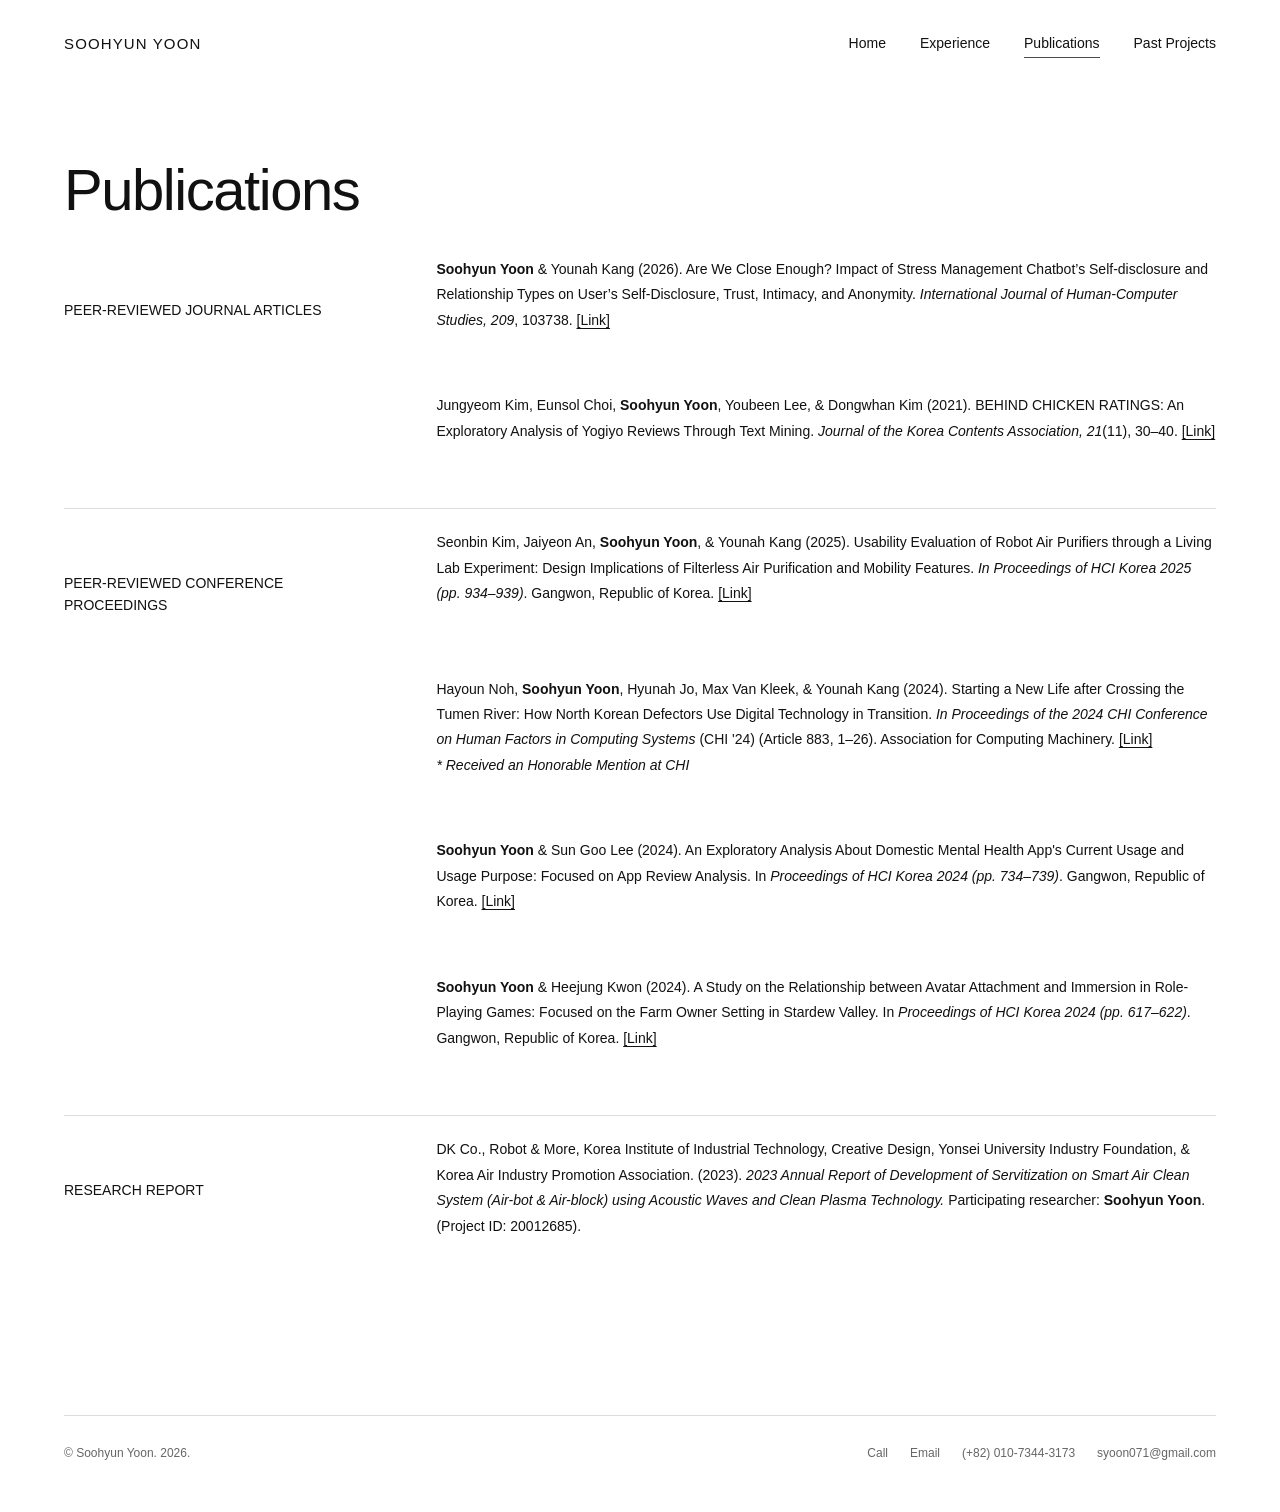
<file: publications/index.html>
<!DOCTYPE html>
<html lang="en">
<head>
  <meta charset="UTF-8">
  <meta name="viewport" content="width=device-width, initial-scale=1.0">
  <meta name="description" content="Peer-reviewed publications and research reports by Soohyun Yoon.">
  <title>Publications | Soohyun Yoon</title>
  <link rel="stylesheet" href="../css/style.css">
</head>
<body>

<header class="site-header">
  <a class="brand" href="../">SOOHYUN YOON</a>
  <button class="menu-toggle" aria-label="Open menu" aria-expanded="false"><span></span><span></span></button>
  <nav class="site-nav" aria-label="Main navigation">
    <a class="nav-link" href="../">Home</a>
    <a class="nav-link" href="../experience/">Experience</a>
    <a class="nav-link active" href="../publications/">Publications</a>
    <a class="nav-link" href="../past-projects/">Past Projects</a>
  </nav>
</header>

<main class="page publication-page reveal">
  <h1 class="page-title">Publications</h1>

  <section class="publication-section">
    <h2 class="publication-section-title">PEER-REVIEWED JOURNAL ARTICLES</h2>

    <article class="publication-entry">
      <p><strong>Soohyun Yoon</strong> &amp; Younah Kang (2026). Are We Close Enough? Impact of Stress Management Chatbot’s Self-disclosure and Relationship Types on User’s Self-Disclosure, Trust, Intimacy, and Anonymity. <em>International Journal of Human-Computer Studies, 209</em>, 103738. <a href="https://doi.org/10.1016/j.ijhcs.2026.103738" target="_blank" rel="noopener">[Link]</a></p>
    </article>

    <article class="publication-entry">
      <p>Jungyeom Kim, Eunsol Choi, <strong>Soohyun Yoon</strong>, Youbeen Lee, &amp; Dongwhan Kim (2021). BEHIND CHICKEN RATINGS: An Exploratory Analysis of Yogiyo Reviews Through Text Mining. <em>Journal of the Korea Contents Association, 21</em>(11), 30–40. <a href="https://doi.org/10.5392/JKCA.2021.21.11.030" target="_blank" rel="noopener">[Link]</a></p>
    </article>
  </section>

  <section class="publication-section">
    <h2 class="publication-section-title">PEER-REVIEWED CONFERENCE PROCEEDINGS</h2>

    <article class="publication-entry">
      <p>Seonbin Kim, Jaiyeon An, <strong>Soohyun Yoon</strong>, &amp; Younah Kang (2025). Usability Evaluation of Robot Air Purifiers through a Living Lab Experiment: Design Implications of Filterless Air Purification and Mobility Features. <em>In Proceedings of HCI Korea 2025 (pp. 934–939)</em>. Gangwon, Republic of Korea. <a href="https://www.dbpia.co.kr/journal/articleDetail?nodeId=NODE12131574" target="_blank" rel="noopener">[Link]</a></p>
    </article>

    <article class="publication-entry">
      <p>Hayoun Noh, <strong>Soohyun Yoon</strong>, Hyunah Jo, Max Van Kleek, &amp; Younah Kang (2024). Starting a New Life after Crossing the Tumen River: How North Korean Defectors Use Digital Technology in Transition. <em>In Proceedings of the 2024 CHI Conference on Human Factors in Computing Systems</em> (CHI '24) (Article 883, 1–26). Association for Computing Machinery. <a href="https://doi.org/10.1145/3613904.3642892" target="_blank" rel="noopener">[Link]</a></p>
      <p class="publication-note"><em>* Received an Honorable Mention at CHI</em></p>
    </article>

    <article class="publication-entry">
      <p><strong>Soohyun Yoon</strong> &amp; Sun Goo Lee (2024). An Exploratory Analysis About Domestic Mental Health App's Current Usage and Usage Purpose: Focused on App Review Analysis. In <em>Proceedings of HCI Korea 2024 (pp. 734–739)</em>. Gangwon, Republic of Korea. <a href="https://www.dbpia.co.kr/journal/articleDetail?nodeId=NODE11714732" target="_blank" rel="noopener">[Link]</a></p>
    </article>

    <article class="publication-entry">
      <p><strong>Soohyun Yoon</strong> &amp; Heejung Kwon (2024). A Study on the Relationship between Avatar Attachment and Immersion in Role-Playing Games: Focused on the Farm Owner Setting in Stardew Valley. In <em>Proceedings of HCI Korea 2024 (pp. 617–622)</em>. Gangwon, Republic of Korea. <a href="https://www.dbpia.co.kr/journal/articleDetail?nodeId=NODE11714713" target="_blank" rel="noopener">[Link]</a></p>
    </article>
  </section>

  <section class="publication-section">
    <h2 class="publication-section-title">RESEARCH REPORT</h2>

    <article class="publication-entry">
      <p>DK Co., Robot &amp; More, Korea Institute of Industrial Technology, Creative Design, Yonsei University Industry Foundation, &amp; Korea Air Industry Promotion Association. (2023). <em>2023 Annual Report of Development of Servitization on Smart Air Clean System (Air-bot &amp; Air-block) using Acoustic Waves and Clean Plasma Technology.</em> Participating researcher: <strong>Soohyun Yoon</strong>. (Project ID: 20012685).</p>
    </article>
  </section>
</main>

<footer class="site-footer">
  <div>© Soohyun Yoon. 2026.</div>
  <div class="footer-contact">
    <a href="tel:+82107344317">Call</a>
    <a href="mailto:syoon071@gmail.com">Email</a>
    <span>(+82) 010-7344-3173</span>
    <span>syoon071@gmail.com</span>
  </div>
</footer>
<script src="../js/main.js"></script>
</body>
</html>
</file>
<file: css/style.css>
:root{
  --white:#ffffff;
  --black:#111111;
  --gray:#6b6b6b;
  --line:#dddddd;
  --muted:#707070;
  --hover:#7a7a7a;
  --max:1180px;
  --side:clamp(24px,5vw,72px);
  --sans:"Helvetica Neue","Avenir Next",Avenir,Arial,sans-serif;
}
*{box-sizing:border-box}
html{scroll-behavior:smooth}
body{
  margin:0;
  background:#fff;
  color:var(--black);
  font-family:var(--sans);
  font-size:15px;
  line-height:1.65;
  -webkit-font-smoothing:antialiased;
}
img{display:block;max-width:100%}
a{color:inherit;text-decoration:none}
button{font:inherit}
.site-header{
  height:86px;
  display:flex;
  align-items:center;
  justify-content:space-between;
  padding:0 var(--side);
  position:sticky;
  top:0;
  z-index:100;
  background:rgba(255,255,255,.97);
  transition:box-shadow .22s ease;
}
.site-header.scrolled{box-shadow:0 1px 0 rgba(0,0,0,.08)}
.brand{
  font-size:15px;
  line-height:1;
  font-weight:500;
  letter-spacing:.075em;
  transition:color .2s ease, opacity .2s ease;
}
.brand:hover{color:var(--hover);opacity:.82}
.site-nav{display:flex;gap:34px;align-items:center}
.nav-link{
  position:relative;
  padding:10px 0;
  font-size:14px;
  line-height:1;
  transition:color .2s ease;
}
.nav-link:hover{color:var(--hover)}
.nav-link.active{font-weight:500}
.nav-link.active:after{
  content:"";
  position:absolute;
  left:0; right:0; bottom:2px;
  height:1px;
  background:currentColor;
  opacity:.75;
}
.menu-toggle{
  display:none;
  width:40px;height:40px;
  border:0;background:transparent;
  padding:8px;cursor:pointer;
}
.menu-toggle span{
  display:block;height:1px;background:#111;
  margin:7px 0;
  transition:transform .2s ease,opacity .2s ease;
}

.wix-shell,.page,.site-footer{
  width:min(var(--max),calc(100% - var(--side)*2));
  margin-inline:auto;
}

.home{padding-top:76px}
.home-intro{
  display:grid;
  grid-template-columns:270px minmax(0,1fr);
  gap:clamp(54px,8vw,110px);
  align-items:start;
}
.portrait-wrap{overflow:hidden;background:#f4f4f4}
.portrait{
  width:100%;
  aspect-ratio:1 / 1;
  object-fit:cover;
  transition:transform .35s ease;
}
.portrait-wrap:hover .portrait{transform:scale(1.015)}
.home-copy h1{
  margin:0;
  font-size:clamp(42px,5vw,66px);
  line-height:1.08;
  font-weight:400;
  letter-spacing:-.025em;
}
.korean-name{
  margin:8px 0 26px;
  font-size:20px;
  line-height:1.35;
}
.email{
  display:inline-block;
  font-size:14px;
  border-bottom:1px solid #111;
  padding-bottom:2px;
  transition:color .2s ease,border-color .2s ease;
}
.email:hover{color:var(--hover);border-color:var(--hover)}
.home-section{
  display:grid;
  grid-template-columns:270px minmax(0,1fr);
  gap:clamp(54px,8vw,110px);
  border-top:1px solid var(--line);
  margin-top:96px;
  padding-top:44px;
}
.section-title,.page-section-title{
  font-size:14px;
  font-weight:500;
  line-height:1.4;
}
.home-section-content{max-width:760px}
.home-section p{margin:0 0 17px;font-size:15px;line-height:1.75}
.skills-columns{
  display:grid;
  grid-template-columns:1fr 1fr;
  gap:70px;
}
.skills-columns h3{
  margin:0 0 18px;
  font-size:14px;
  font-weight:500;
}
.skill-list{list-style:none;margin:0;padding:0}
.skill-list li{
  padding:7px 0;
  font-size:14px;
  transition:padding-left .2s ease,color .2s ease;
}
.skill-list li:hover{padding-left:7px;color:var(--hover)}

.page{padding-top:72px}
.page-title{
  margin:0 0 78px;
  font-size:clamp(38px,5vw,58px);
  line-height:1.1;
  font-weight:400;
  letter-spacing:-.025em;
}
.page-section{
  display:grid;
  grid-template-columns:270px minmax(0,1fr);
  gap:clamp(54px,8vw,110px);
  padding-bottom:70px;
  margin-bottom:70px;
  border-bottom:1px solid var(--line);
}
.page-section:last-child{border-bottom:0}
.entry{margin:0 0 52px}
.entry:last-child{margin-bottom:0}
.entry-head{
  display:grid;
  grid-template-columns:155px minmax(0,1fr);
  gap:38px;
  margin-bottom:8px;
}
.entry-date,.entry-location{
  font-size:13px;
  line-height:1.6;
  color:#666;
}
.entry h2{
  margin:0 0 3px;
  font-size:18px;
  line-height:1.45;
  font-weight:500;
}
.entry h3{
  margin:0 0 6px;
  font-size:15px;
  line-height:1.5;
  font-weight:500;
}
.entry p{
  margin:0 0 10px;
  font-size:14px;
  line-height:1.75;
}
.entry a{
  text-decoration:underline;
  text-underline-offset:3px;
  transition:color .2s ease;
}
.entry a:hover{color:var(--hover)}

.project-intro{
  max-width:760px;
  margin-bottom:78px;
}
.project-intro h2{
  margin:0 0 10px;
  font-size:22px;
  font-weight:500;
}
.project-intro p,.project-intro ul{font-size:14px;line-height:1.75}
.project{
  display:grid;
  grid-template-columns:minmax(0,1fr) minmax(360px,1fr);
  gap:clamp(54px,8vw,105px);
  align-items:start;
  padding:70px 0;
  border-top:1px solid var(--line);
}
.project-copy{min-width:0}
.project-category{
  margin:0 0 13px;
  font-size:12px;
  color:#666;
  letter-spacing:.03em;
}
.project h2{
  margin:0 0 11px;
  font-size:30px;
  line-height:1.2;
  font-weight:400;
  letter-spacing:-.015em;
}
.project-title{margin:0 0 14px;font-size:15px;line-height:1.65}
.project-copy > p{font-size:14px;line-height:1.75;margin:0 0 15px}
.project-meta{
  display:grid;
  grid-template-columns:130px minmax(0,1fr);
  gap:9px 22px;
  margin-top:28px;
  font-size:13px;
  line-height:1.7;
}
.project-meta b{font-weight:500;color:#666}
.project-link{
  display:inline-block;
  margin-top:24px;
  font-size:13px;
  text-decoration:underline;
  text-underline-offset:4px;
  transition:color .2s ease;
}
.project-link:hover{color:var(--hover)}
.small-note{
  margin-top:30px!important;
  color:#666;
  font-size:12px!important;
}

/* Carousel */
.carousel{width:100%}
.carousel-viewport{
  position:relative;
  overflow:hidden;
  background:#f5f5f5;
}
.carousel.wide .carousel-viewport{aspect-ratio:16 / 9}
.carousel.portrait .carousel-viewport{aspect-ratio:3 / 4}
.carousel-track{
  display:flex;
  height:100%;
  transition:transform .35s ease;
  touch-action:pan-y;
}
.carousel-slide{
  min-width:100%;
  height:100%;
}
.carousel-slide img{
  width:100%;
  height:100%;
  object-fit:contain;
  background:#f5f5f5;
}
.carousel-arrow{
  position:absolute;
  top:50%;
  transform:translateY(-50%);
  width:42px;
  height:42px;
  border:0;
  border-radius:999px;
  background:rgba(255,255,255,.88);
  color:#222;
  font-size:25px;
  line-height:1;
  cursor:pointer;
  display:grid;
  place-items:center;
  transition:background .2s ease, color .2s ease, opacity .2s ease;
  box-shadow:0 1px 4px rgba(0,0,0,.08);
}
.carousel-arrow:hover{
  background:#fff;
  color:#000;
}
.carousel-arrow.prev{left:12px}
.carousel-arrow.next{right:12px}
.carousel-footer{
  display:flex;
  justify-content:space-between;
  align-items:center;
  gap:15px;
  margin-top:12px;
}
.carousel-dots{
  display:flex;
  flex-wrap:wrap;
  gap:8px;
  align-items:center;
}
.carousel-dot{
  width:8px;height:8px;
  border-radius:999px;
  border:0;
  padding:0;
  background:#d0d0d0;
  cursor:pointer;
  transition:transform .2s ease, background .2s ease;
}
.carousel-dot.is-active{
  background:#111;
  transform:scale(1.1);
}
.carousel-count{
  font-size:12px;
  color:#666;
  letter-spacing:.02em;
}

.media-stack{
  display:grid;
  gap:18px;
}
.media-frame{
  overflow:hidden;
  background:#f5f5f5;
}
.media-frame img{
  width:100%;
  height:auto;
  object-fit:contain;
  transition:transform .35s ease,opacity .25s ease;
}
.media-frame:hover img{transform:scale(1.012);opacity:.95}
.media-two{
  display:grid;
  grid-template-columns:1fr 1fr;
  gap:18px;
}

.site-footer{
  margin-top:112px;
  padding:28px 0 48px;
  border-top:1px solid var(--line);
  display:flex;
  justify-content:space-between;
  gap:30px;
  font-size:12px;
  color:#666;
}
.footer-contact{
  display:flex;
  gap:22px;
  flex-wrap:wrap;
  justify-content:flex-end;
}
.footer-contact a{transition:color .2s ease}
.footer-contact a:hover{color:var(--hover)}

.js-ready .reveal{
  opacity:0;
  transform:translateY(10px);
  transition:opacity .55s ease, transform .55s ease;
}
.js-ready .reveal.visible{
  opacity:1;
  transform:none;
}

@media (max-width:900px){
  .site-header{height:76px}
  .menu-toggle{display:block}
  .site-nav{
    position:absolute;
    top:76px;left:0;right:0;
    background:#fff;
    border-top:1px solid #eee;
    border-bottom:1px solid var(--line);
    padding:5px var(--side) 16px;
    display:grid;
    gap:0;
    opacity:0;
    pointer-events:none;
    transform:translateY(-5px);
    transition:opacity .2s ease,transform .2s ease;
  }
  .site-nav.open{opacity:1;pointer-events:auto;transform:none}
  .nav-link{padding:15px 0}
  .home{padding-top:52px}
  .home-intro,.home-section,.page-section{
    grid-template-columns:1fr;
    row-gap:28px;
  }
  .portrait{width:min(320px,100%)}
  .home-section{margin-top:70px;padding-top:32px}
  .page{padding-top:52px}
  .page-title{margin-bottom:55px}
  .page-section{padding-bottom:50px;margin-bottom:50px}
  .project{
    grid-template-columns:1fr;
    row-gap:42px;
    padding:55px 0;
  }
  .project-copy{order:1;max-width:760px}
  .project-media{order:2}
  .site-footer{display:block;margin-top:75px}
  .footer-contact{justify-content:flex-start;margin-top:18px}
}
@media (max-width:560px){
  body{font-size:14px}
  .home{padding-top:38px}
  .home-copy h1{font-size:42px}
  .korean-name{font-size:18px;margin-bottom:21px}
  .home-section{margin-top:56px}
  .skills-columns{grid-template-columns:1fr;gap:34px}
  .entry-head{grid-template-columns:1fr;gap:3px}
  .project h2{font-size:27px}
  .project-meta{grid-template-columns:1fr;gap:3px}
  .project-meta b{margin-top:10px}
  .media-two{grid-template-columns:1fr}
  .carousel-arrow{width:38px;height:38px}
  .site-footer{padding-bottom:35px}
}
@media (prefers-reduced-motion:reduce){
  html{scroll-behavior:auto}
  *,*:before,*:after{
    transition:none!important;
    animation:none!important;
  }
}


/* Publications */
.publication-page{
  max-width:1180px;
}
.publication-section{
  display:grid;
  grid-template-columns:270px minmax(0,1fr);
  column-gap:clamp(54px,8vw,110px);
  row-gap:0;
  padding:0 0 64px;
  margin:0 0 64px;
  border-bottom:1px solid var(--line);
}
.publication-section:last-child{
  border-bottom:0;
  margin-bottom:0;
}
.publication-section-title{
  margin:0;
  font-size:14px;
  line-height:1.55;
  font-weight:500;
}
.publication-entry{
  grid-column:2;
  max-width:780px;
  margin-top:-43px;
  margin-bottom:0;
}
.publication-entry + .publication-entry{
  margin-top:18px;
}
.publication-entry p{
  margin:0;
  font-size:14px;
  line-height:1.82;
}
.publication-entry strong{
  font-weight:600;
}
.publication-entry em{
  font-style:italic;
}
.publication-entry a{
  text-decoration:underline;
  text-underline-offset:3px;
  transition:color .2s ease;
}
.publication-entry a:hover{
  color:var(--hover);
}

@media (max-width:900px){
  .publication-section{
    grid-template-columns:1fr;
    row-gap:26px;
    padding-bottom:50px;
    margin-bottom:50px;
  }
  .publication-entry{
    grid-column:auto;
    margin-top:0;
  }
  .publication-entry + .publication-entry{
    margin-top:12px;
  }
}


/* v5 project additions */
.project-extra{margin-top:22px;}
.project-extra-title{margin:0 0 12px;font-size:14px;font-weight:500;line-height:1.5;}
.project-action{display:inline-flex;align-items:center;justify-content:center;min-height:42px;padding:10px 17px;margin-top:12px;border:1px solid #111;background:#111;color:#fff;font-size:13px;line-height:1.2;text-decoration:none;transition:background .2s ease,color .2s ease,border-color .2s ease;}
.project-action:hover{background:#fff;color:#111;}
.prototype-grid{display:grid;grid-template-columns:1fr 1fr;gap:18px;margin-top:22px;}
.prototype-card{min-width:0;}
.prototype-card .media-frame{aspect-ratio:318 / 78;}
.prototype-card .media-frame img{width:100%;height:100%;object-fit:contain;background:#f5f5f5;}
.video-embed{position:relative;width:100%;aspect-ratio:16 / 9;overflow:hidden;background:#f3f3f3;}
.video-embed iframe{position:absolute;inset:0;width:100%;height:100%;border:0;}
.airwave-prototype-image{width:50%;max-width:260px;margin:0 auto;background:#f5f5f5;}
.airwave-prototype-image img{width:100%;height:auto;object-fit:contain;}
@media (max-width:620px){.prototype-grid{grid-template-columns:1fr;}}


/* v6 — Odia Academy case study */
.odia-project{
  border-top:0;
  padding-top:0;
}
.project-subsection{
  margin-top:28px;
}
.project-subsection h3{
  margin:0 0 8px;
  font-size:15px;
  line-height:1.45;
  font-weight:500;
}
.project-subsection p{
  margin:0;
  font-size:14px;
  line-height:1.78;
}
.odia-meta{
  margin-top:34px;
}
.odia-media{
  position:static;
  align-self:start;
}
.odia-hero{
  background:#f3f3f3;
}
.odia-hero img{
  width:100%;
  height:auto;
  object-fit:contain;
}
.media-caption{
  margin:10px 0 0;
  font-size:12px;
  line-height:1.5;
  color:#666;
}
@media (max-width:900px){
  .odia-media{
    position:static;
  }
}




/* v8 refinements */
.project-media > .project-action{
  display:flex;
  width:max-content;
  margin:14px auto 0;
}

/* Cleaner text-only CJ N ME prototype cards */
.prototype-grid-text{
  align-items:start;
}
.prototype-text-card{
  padding:18px 0 4px;
  border-top:1px solid var(--line);
}
.prototype-persona{
  margin-bottom:12px;
  font-size:14px;
  font-weight:500;
  line-height:1.5;
}
.prototype-text-card .project-action{
  margin-top:0;
}

/* Home skills hierarchy */
.skills-columns h3{
  font-size:15px;
  font-weight:600;
  letter-spacing:.01em;
  margin-bottom:14px;
}
.skill-list{
  padding-top:2px;
}
.skill-list li{
  color:#555;
}

/* Education thesis de-emphasis */
.thesis-note{
  color:#777;
}


/* v10 — mobile polish */
@media (max-width:900px){
  :root{
    --side:clamp(20px,5vw,32px);
  }

  /* Header / navigation */
  .site-header{
    height:68px;
    padding-inline:var(--side);
  }
  .brand{
    font-size:13px;
    letter-spacing:.07em;
  }
  .menu-toggle{
    width:42px;
    height:42px;
    margin-right:-8px;
  }
  .site-nav{
    top:68px;
    padding:8px var(--side) 14px;
    box-shadow:0 8px 18px rgba(0,0,0,.04);
  }
  .nav-link{
    padding:14px 0;
    font-size:15px;
  }

  /* Global spacing */
  .wix-shell,.page,.site-footer{
    width:calc(100% - var(--side)*2);
  }
  .page{
    padding-top:38px;
  }
  .page-title{
    margin-bottom:42px;
    font-size:clamp(36px,9vw,48px);
    line-height:1.05;
  }

  /* Home */
  .home{
    padding-top:36px;
  }
  .home-intro{
    grid-template-columns:1fr;
    gap:28px;
  }
  .portrait-wrap{
    width:min(72vw,300px);
  }
  .portrait{
    width:100%;
  }
  .home-copy h1{
    font-size:clamp(38px,10vw,48px);
  }
  .korean-name{
    font-size:17px;
    margin:7px 0 18px;
  }
  .email{
    font-size:13px;
    overflow-wrap:anywhere;
  }
  .home-section{
    grid-template-columns:1fr;
    gap:18px;
    margin-top:52px;
    padding-top:26px;
  }
  .section-title,.page-section-title{
    font-size:12px;
    letter-spacing:.035em;
  }
  .home-section p{
    font-size:14px;
    line-height:1.72;
  }
  .skills-columns{
    grid-template-columns:1fr 1fr;
    gap:28px;
  }
  .skills-columns h3{
    font-size:14px;
    margin-bottom:10px;
  }
  .skill-list li{
    padding:4px 0;
    font-size:13px;
  }

  /* Experience */
  .page-section{
    grid-template-columns:1fr;
    gap:20px;
    padding-bottom:42px;
    margin-bottom:42px;
  }
  .entry{
    margin-bottom:38px;
  }
  .entry-head{
    grid-template-columns:1fr;
    gap:2px;
    margin-bottom:8px;
  }
  .entry-date,.entry-location{
    font-size:12px;
  }
  .entry h2{
    font-size:17px;
  }
  .entry h3{
    font-size:14px;
  }
  .entry p{
    font-size:13px;
    line-height:1.72;
  }

  /* Publications */
  .publication-section{
    display:block;
    padding-bottom:42px;
    margin-bottom:42px;
  }
  .publication-section-title{
    margin-bottom:22px;
    font-size:13px;
  }
  .publication-entry{
    max-width:none;
    margin-top:0;
  }
  .publication-entry + .publication-entry{
    margin-top:20px;
  }
  .publication-entry p{
    font-size:13px;
    line-height:1.72;
    overflow-wrap:anywhere;
  }

  /* Projects */
  .project{
    grid-template-columns:1fr;
    gap:30px;
    padding:44px 0;
  }
  .project:first-of-type{
    padding-top:0;
  }
  .project-category{
    margin-bottom:9px;
    font-size:11px;
  }
  .project h2{
    font-size:28px;
    margin-bottom:9px;
  }
  .project-title{
    font-size:14px;
    line-height:1.55;
  }
  .project-copy > p,
  .project-subsection p{
    font-size:13px;
    line-height:1.72;
  }
  .project-subsection{
    margin-top:24px;
  }
  .project-subsection h3{
    font-size:14px;
  }
  .project-meta{
    grid-template-columns:1fr;
    gap:2px;
    margin-top:24px;
  }
  .project-meta b{
    margin-top:12px;
    font-size:12px;
  }
  .project-meta b:first-child{
    margin-top:0;
  }
  .project-meta span{
    font-size:13px;
  }
  .small-note{
    font-size:11px!important;
    line-height:1.65!important;
  }

  /* Media */
  .odia-media{
    position:static;
  }
  .media-caption{
    font-size:11px;
  }
  .airwave-prototype-image{
    width:min(58vw,230px);
    max-width:230px;
  }
  .project-media > .project-action{
    margin-top:12px;
  }
  .project-action{
    min-height:44px;
    padding:11px 16px;
    font-size:13px;
  }

  /* Carousel */
  .carousel-arrow{
    width:36px;
    height:36px;
    font-size:22px;
  }
  .carousel-arrow.prev{left:8px}
  .carousel-arrow.next{right:8px}
  .carousel-footer{
    margin-top:10px;
    gap:10px;
  }
  .carousel-dots{
    gap:6px;
    max-width:82%;
  }
  .carousel-dot{
    width:7px;
    height:7px;
  }
  .carousel-count{
    flex:0 0 auto;
    font-size:11px;
  }

  /* Prototype section */
  .prototype-grid{
    grid-template-columns:1fr;
    gap:14px;
    margin-top:16px;
  }
  .prototype-text-card{
    padding:14px 0 2px;
  }
  .prototype-persona{
    margin-bottom:10px;
    font-size:13px;
  }
  .prototype-text-card .project-action{
    width:100%;
  }
  .project-extra{
    margin-top:20px;
  }
  .project-extra-title{
    font-size:13px;
  }
  .video-embed{
    width:100%;
    border-radius:0;
  }

  /* Footer */
  .site-footer{
    margin-top:60px;
    padding:24px 0 32px;
    font-size:11px;
  }
  .footer-contact{
    display:grid;
    grid-template-columns:auto 1fr;
    gap:7px 14px;
    margin-top:14px;
    justify-content:start;
  }
}

@media (max-width:560px){
  :root{
    --side:20px;
  }

  body{
    font-size:14px;
  }

  .page-title{
    font-size:40px;
    margin-bottom:36px;
  }

  /* Home: keep skills clearly separated without wasting width */
  .skills-columns{
    grid-template-columns:1fr;
    gap:26px;
  }
  .skills-columns > div + div{
    padding-top:22px;
    border-top:1px solid var(--line);
  }

  /* Wider use of phone viewport */
  .portrait-wrap{
    width:min(78vw,290px);
  }

  /* Project media is full width */
  .project{
    padding:40px 0;
  }
  .project h2{
    font-size:26px;
  }
  .airwave-prototype-image{
    width:min(62vw,220px);
  }

  /* Long publication / project links should never overflow */
  .publication-entry a,
  .project-link,
  .email{
    overflow-wrap:anywhere;
  }

  /* Record Life portrait slider should not become excessively tall */
  .carousel.portrait{
    width:min(100%,390px);
    margin-inline:auto;
  }

  /* Large sliders can swipe cleanly */
  .carousel-track{
    touch-action:pan-y pinch-zoom;
  }

  .site-footer{
    margin-top:48px;
  }
}

@media (max-width:390px){
  :root{
    --side:18px;
  }
  .brand{
    font-size:12px;
  }
  .page-title{
    font-size:36px;
  }
  .home-copy h1{
    font-size:38px;
  }
  .project h2{
    font-size:24px;
  }
  .carousel-arrow{
    width:34px;
    height:34px;
  }
}


/* v11 — consistent item spacing across Experience and Publications */
/* Desktop/tablet: use the same rhythm between items within a section. */
.entry{
  margin-bottom:30px;
}
.entry:last-child{
  margin-bottom:0;
}
.publication-entry + .publication-entry{
  margin-top:30px;
}

/* Mobile: use the same slightly tighter rhythm on both pages. */
@media (max-width:900px){
  .entry{
    margin-bottom:24px;
  }
  .entry:last-child{
    margin-bottom:0;
  }
  .publication-entry + .publication-entry{
    margin-top:24px;
  }
}


/* v13 — playful Hello! emphasis */
.home-section:first-of-type .section-title{
  font-size:22px;
  font-weight:700;
  line-height:1.2;
  letter-spacing:-.01em;
  color:#111;
}

@media (max-width:900px){
  .home-section:first-of-type .section-title{
    font-size:20px;
    font-weight:700;
  }
}

@media (max-width:560px){
  .home-section:first-of-type .section-title{
    font-size:19px;
  }
}


/* v14 — explicit Hello! styling fix */
.home .hello-title{
  font-size:22px !important;
  font-weight:700 !important;
  line-height:1.15;
  letter-spacing:-0.01em;
  color:#111;
}

@media (max-width:900px){
  .home .hello-title{
    font-size:21px !important;
  }
}

@media (max-width:560px){
  .home .hello-title{
    font-size:20px !important;
  }
}


/* v18 — roomier, consistent item spacing */
.entry{
  margin-bottom:44px;
}
.entry:last-child{
  margin-bottom:0;
}

.publication-entry + .publication-entry{
  margin-top:44px;
}

@media (max-width:900px){
  .entry{
    margin-bottom:32px;
  }
  .entry:last-child{
    margin-bottom:0;
  }

  .publication-entry + .publication-entry{
    margin-top:32px;
  }
}


/* v18 revised — more generous, consistent item spacing */
.entry{
  margin-bottom:60px;
}
.entry:last-child{
  margin-bottom:0;
}

.publication-entry + .publication-entry{
  margin-top:60px;
}

@media (max-width:900px){
  .entry{
    margin-bottom:40px;
  }
  .entry:last-child{
    margin-bottom:0;
  }

  .publication-entry + .publication-entry{
    margin-top:40px;
  }
}
</file>
